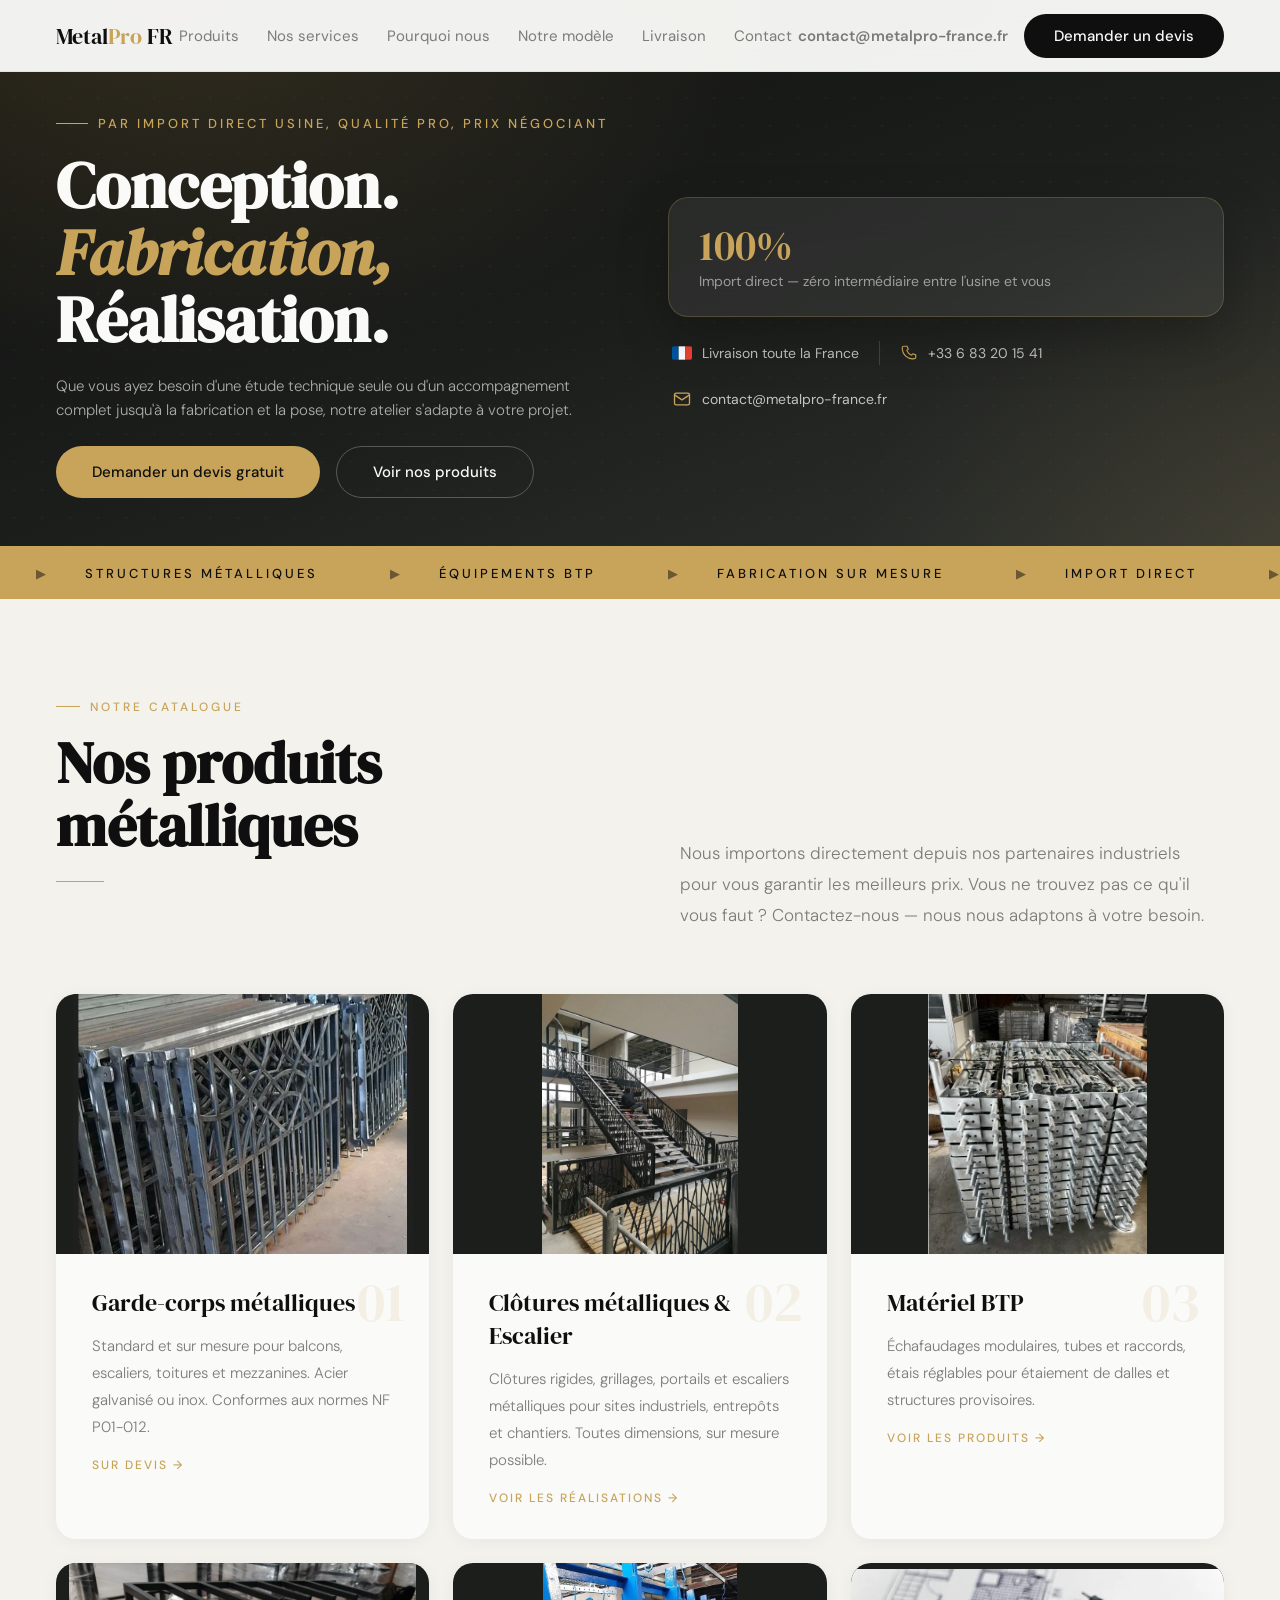
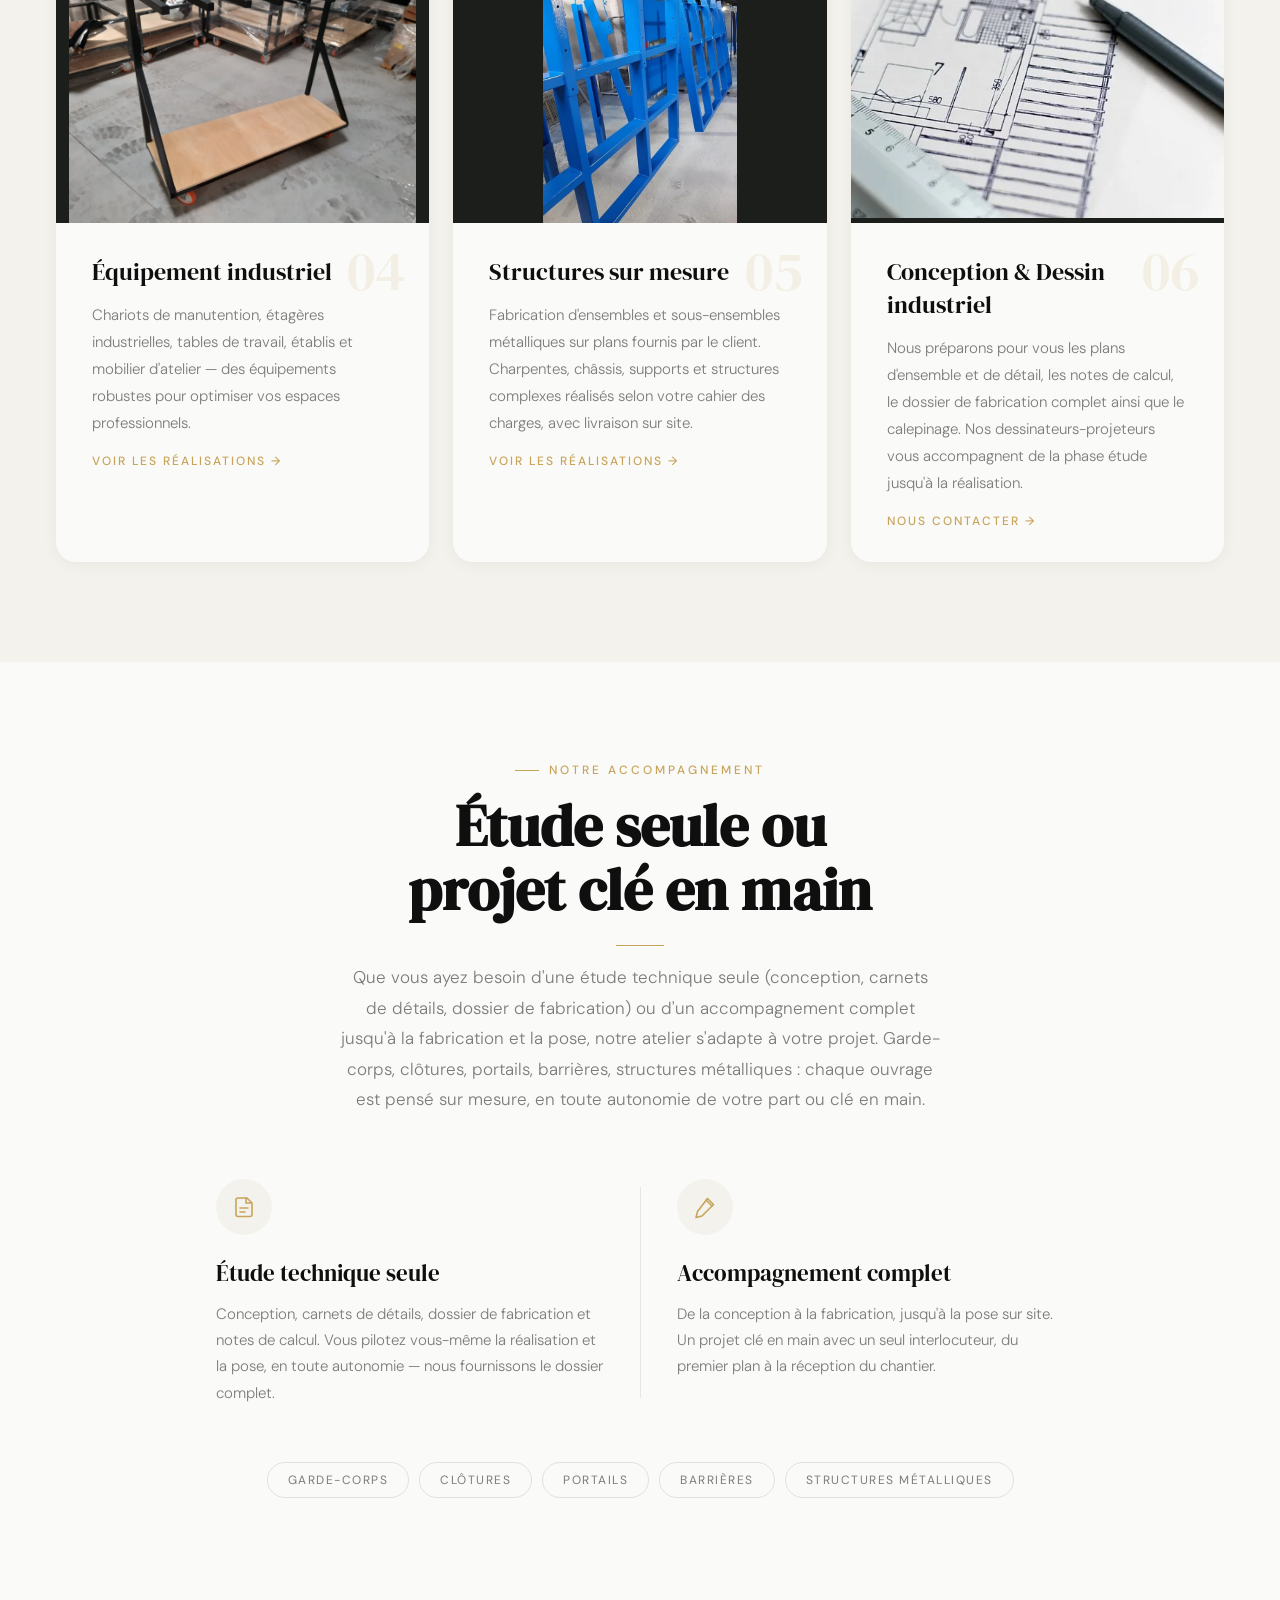
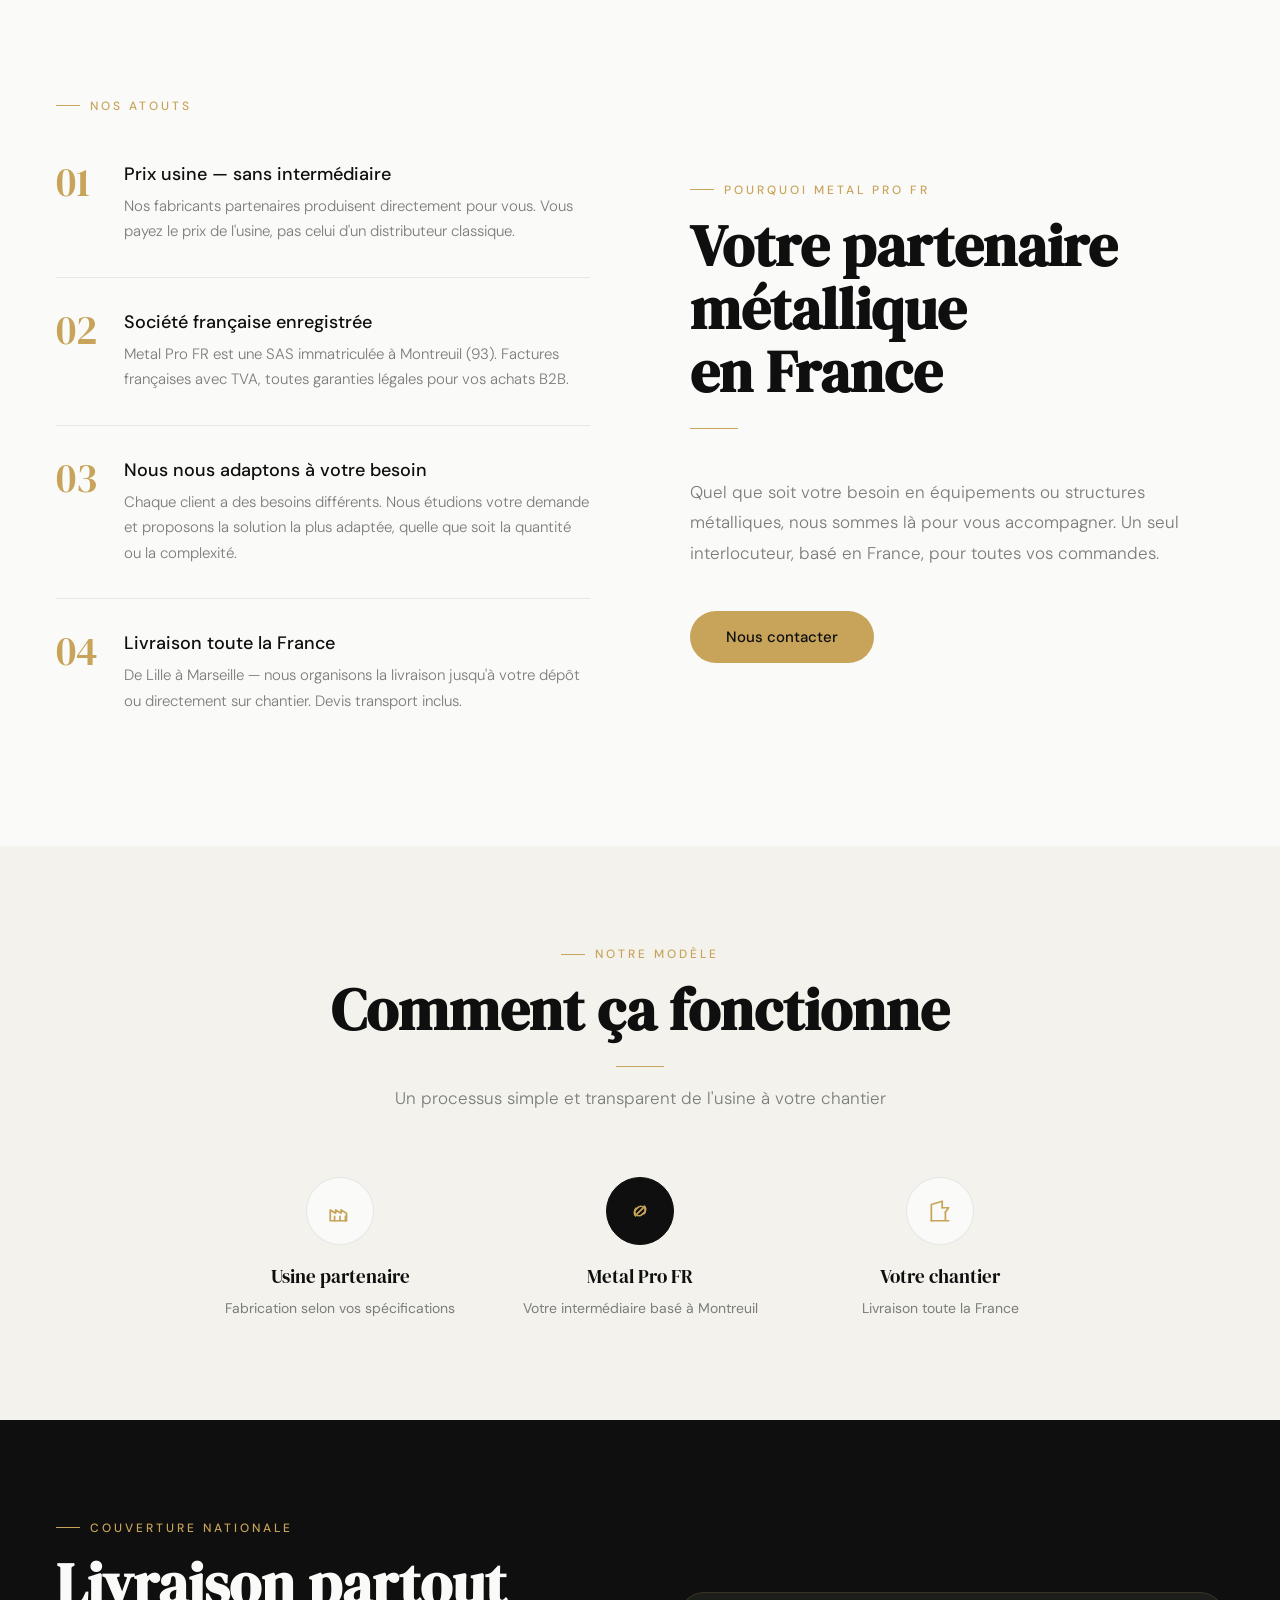
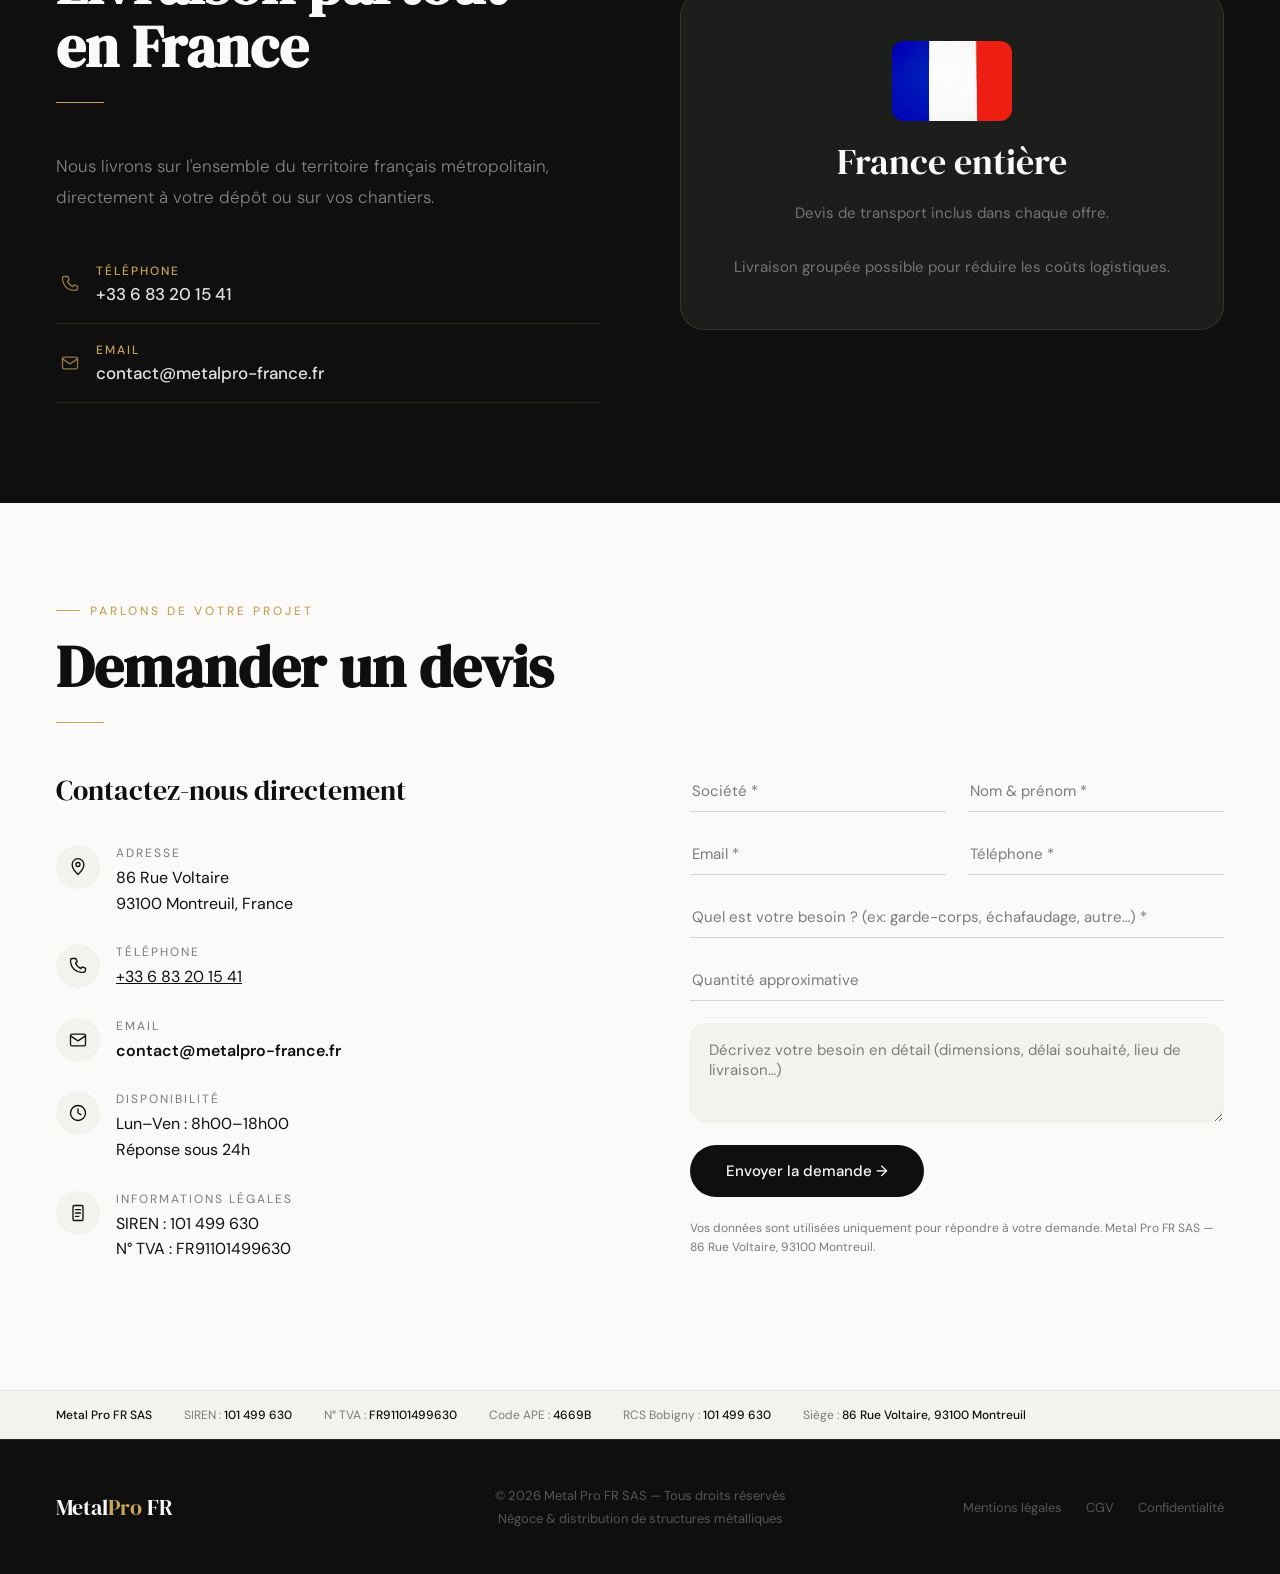
<file: index.html>
<!DOCTYPE html>
<html lang="fr">
<head>
<meta charset="UTF-8">
<!-- Google tag (gtag.js) -->
<script async src="https://www.googletagmanager.com/gtag/js?id=G-G5BXSX4BJE"></script>
<script>
  window.dataLayer = window.dataLayer || [];
  function gtag(){dataLayer.push(arguments);}
  gtag('js', new Date());
  gtag('config', 'G-G5BXSX4BJE');
</script>
<link rel="icon" type="image/svg+xml" href="[data-uri]">
<meta name="viewport" content="width=device-width, initial-scale=1.0">
<title>Metal Pro FR — Négoce & Distribution de Structures Métalliques</title>
<meta name="description" content="Import direct usine — qualité professionnelle, prix négociant. Equipements et structures métalliques pour le BTP. Livraison toute la France.">
<link rel="canonical" href="https://metalpro-france.fr/">
<meta property="og:type" content="website">
<meta property="og:site_name" content="Metal Pro FR">
<meta property="og:title" content="Metal Pro FR — Négoce & Distribution de Structures Métalliques">
<meta property="og:description" content="Import direct usine — qualité professionnelle, prix négociant. Equipements et structures métalliques pour le BTP. Livraison toute la France.">
<meta property="og:url" content="https://metalpro-france.fr/">
<meta property="og:image" content="https://metalpro-france.fr/images/structures-sur-mesure.webp">
<meta property="og:locale" content="fr_FR">
<meta name="twitter:card" content="summary_large_image">
<meta name="twitter:title" content="Metal Pro FR — Négoce & Distribution de Structures Métalliques">
<meta name="twitter:description" content="Import direct usine — qualité professionnelle, prix négociant. Equipements et structures métalliques pour le BTP.">
<meta name="twitter:image" content="https://metalpro-france.fr/images/structures-sur-mesure.webp">
<link rel="preconnect" href="https://fonts.googleapis.com">
<link rel="preconnect" href="https://fonts.gstatic.com" crossorigin>
<link href="https://fonts.googleapis.com/css2?family=DM+Serif+Display:ital@0;1&family=DM+Sans:wght@300;400;500&display=swap" rel="stylesheet">
<link rel="stylesheet" href="assets/css/common.css">
<script src="assets/js/main.js" defer></script>
<script src="assets/js/form.js" defer></script>
<script type="application/ld+json">
{
  "@context": "https://schema.org",
  "@type": "LocalBusiness",
  "name": "Metal Pro FR",
  "legalName": "Metal Pro FR SAS",
  "url": "https://metalpro-france.fr/",
  "telephone": "+33683201541",
  "email": "contact@metalpro-france.fr",
  "address": {
    "@type": "PostalAddress",
    "streetAddress": "86 Rue Voltaire",
    "postalCode": "93100",
    "addressLocality": "Montreuil",
    "addressCountry": "FR"
  },
  "areaServed": "FR",
  "vatID": "FR91101499630",
  "taxID": "101499630",
  "openingHoursSpecification": {
    "@type": "OpeningHoursSpecification",
    "dayOfWeek": ["Monday","Tuesday","Wednesday","Thursday","Friday"],
    "opens": "08:00",
    "closes": "18:00"
  }
}
</script>
<style>
/* HERO — fond foncé */
.hero{display:grid;grid-template-columns:1fr 1fr;align-items:center;padding:108px 56px 48px;gap:56px;position:relative;overflow:hidden;
  background:
    radial-gradient(ellipse 1100px 750px at 12% -15%, rgba(200,164,90,0.22), transparent 60%),
    radial-gradient(ellipse 900px 700px at 105% 105%, rgba(200,164,90,0.14), transparent 55%),
    linear-gradient(160deg, var(--noir) 0%, var(--gris-fonce) 55%, var(--gris-mid) 100%);
}
.hero::before{content:'';position:absolute;inset:0;background-image:radial-gradient(rgba(200,164,90,0.12) 1px, transparent 1px);background-size:28px 28px;opacity:0.4;pointer-events:none;z-index:0}
.hero-left{position:relative;z-index:1}
.hero-eyebrow{display:inline-flex;align-items:center;gap:10px;font-size:13px;letter-spacing:3px;text-transform:uppercase;color:var(--or);margin-bottom:20px;font-weight:500}
.hero-eyebrow::before{content:'';width:32px;height:1px;background:var(--or)}
.hero-title{font-family:'DM Serif Display',serif;font-size:clamp(40px,5vw,64px);line-height:1.05;color:var(--blanc);margin-bottom:20px}
.hero-title em{font-style:italic;color:var(--or)}
.hero-desc{font-size:15px;font-weight:300;color:rgba(250,250,248,0.65);line-height:1.6;max-width:540px;margin-bottom:24px}
.hero-actions{display:flex;gap:16px;align-items:center;flex-wrap:wrap}
.btn-dark{background:var(--or);color:var(--noir);font-family:'DM Sans',sans-serif;font-weight:500;font-size:15px;padding:16px 36px;border:none;cursor:pointer;border-radius:999px;text-decoration:none;display:inline-block;transition:background .25s var(--ease),transform .25s var(--ease),box-shadow .25s var(--ease)}
.btn-dark:hover{background:var(--or-dark);transform:translateY(-2px);box-shadow:0 14px 28px rgba(200,164,90,0.3)}
.btn-ghost{background:transparent;color:var(--blanc);font-family:'DM Sans',sans-serif;font-weight:500;font-size:15px;padding:15px 36px;border:1px solid rgba(255,255,255,0.25);cursor:pointer;border-radius:999px;transition:border-color .25s var(--ease),color .25s var(--ease),transform .25s var(--ease)}
.btn-ghost:hover{border-color:var(--or);color:var(--or);transform:translateY(-2px)}
.hero-right{position:relative;z-index:1;display:flex;flex-direction:column;gap:24px}
.hero-stat-card{background:rgba(250,250,248,0.07);border:1px solid rgba(200,164,90,0.25);padding:26px 30px;border-radius:20px;backdrop-filter:blur(20px);-webkit-backdrop-filter:blur(20px);box-shadow:0 20px 50px rgba(0,0,0,0.25)}
.hero-stat-card .num{font-family:'DM Serif Display',serif;font-size:42px;color:var(--or);line-height:1}
.hero-stat-card .label{font-size:14px;color:rgba(250,250,248,0.55);margin-top:6px}
.hero-mini-row{display:flex;align-items:center;gap:20px;padding:0 4px}
.hero-mini-item{display:flex;align-items:center;gap:10px;text-decoration:none;color:rgba(250,250,248,0.75);font-size:14px}
.hero-mini-item .icon{width:18px;height:18px;color:var(--or);flex-shrink:0}
.hero-mini-divider{width:1px;height:24px;background:rgba(200,164,90,0.25);flex-shrink:0}
a.hero-mini-item{transition:color .25s var(--ease)}
a.hero-mini-item:hover{color:var(--or)}

.hero-contact-email{display:inline-flex;align-items:center;gap:10px;text-decoration:none;color:rgba(250,250,248,0.75);font-size:14px;padding:0 4px;transition:color .25s var(--ease)}
.hero-contact-email:hover{color:var(--or)}
.hero-contact-email .icon{color:var(--or);flex-shrink:0}
.hero-contact-arrow{width:15px;height:15px;flex-shrink:0;opacity:0;transform:translateX(-4px);transition:opacity .3s var(--ease),transform .3s var(--ease)}
.hero-contact-email:hover .hero-contact-arrow{opacity:1;transform:translateX(0)}

.bandeau{background:var(--or);padding:16px 0;overflow:hidden;white-space:nowrap}
.bandeau-inner{display:inline-flex;animation:scroll 28s linear infinite}
.bandeau-item{font-size:13px;letter-spacing:3px;text-transform:uppercase;color:var(--noir);padding:0 36px;font-weight:500}
.bandeau-item span{margin-right:36px;opacity:0.5}
@keyframes scroll{0%{transform:translateX(0)}100%{transform:translateX(-50%)}}

section{padding:100px 56px}
.titre-section{font-family:'DM Serif Display',serif;font-size:clamp(36px,4.5vw,58px);line-height:1.1;color:var(--noir);margin-bottom:16px}
.sous-titre{font-size:17px;font-weight:300;color:var(--texte-muted);line-height:1.8;max-width:540px}

.produits{background:var(--gris-clair)}
.produits-header{display:grid;grid-template-columns:1fr 1fr;gap:80px;align-items:end;margin-bottom:64px}
.produits-grid{display:grid;grid-template-columns:repeat(3,1fr);gap:24px}
.produit-card{background:var(--blanc);padding:0;position:relative;cursor:pointer;transition:transform .4s var(--ease),box-shadow .4s var(--ease);overflow:hidden;border-radius:20px;box-shadow:0 2px 16px rgba(0,0,0,0.05)}
.produit-card:hover{transform:translateY(-6px);box-shadow:0 28px 48px rgba(0,0,0,0.12)}
.produit-card img{transition:transform .5s var(--ease)}
.produit-card:hover img{transform:scale(1.04)}
.produit-num{font-family:'DM Serif Display',serif;font-size:56px;color:rgba(200,164,90,0.12);position:absolute;top:20px;right:24px;line-height:1}
.produit-icon{font-size:32px;margin-bottom:20px}
.produit-titre{font-family:'DM Serif Display',serif;font-size:24px;color:var(--noir);margin-bottom:14px}
.produit-desc{font-size:15px;color:var(--texte-muted);line-height:1.8;font-weight:300}
.produit-tag{display:inline-block;margin-top:16px;font-size:12px;letter-spacing:2px;text-transform:uppercase;color:var(--or);font-weight:500;transition:transform .3s var(--ease)}
.produit-card:hover .produit-tag{transform:translateX(5px)}

.services-header{max-width:640px;margin:0 auto;text-align:center}
.services-grid{display:grid;grid-template-columns:1fr auto 1fr;gap:0;max-width:920px;margin:64px auto 0;align-items:start}
.service-card{padding:0 36px;text-align:left}
.service-icon{width:56px;height:56px;border-radius:50%;background:var(--gris-clair);display:flex;align-items:center;justify-content:center;color:var(--or);margin-bottom:22px;transition:transform .3s var(--ease)}
.service-icon .icon{width:24px;height:24px}
.service-card:hover .service-icon{transform:translateY(-4px)}
.service-titre{font-family:'DM Serif Display',serif;font-size:23px;color:var(--noir);margin-bottom:12px}
.service-desc{font-size:15px;color:var(--texte-muted);line-height:1.75;font-weight:300}
.service-divider{width:1px;background:rgba(0,0,0,0.08);align-self:stretch;margin:8px 0}
.services-tags{display:flex;flex-wrap:wrap;justify-content:center;gap:10px;margin:56px auto 0;max-width:760px}
.services-tags span{font-size:12px;letter-spacing:1.5px;text-transform:uppercase;color:var(--texte-muted);border:1px solid rgba(0,0,0,0.1);border-radius:999px;padding:9px 20px;transition:border-color .3s var(--ease),color .3s var(--ease)}
.services-tags span:hover{border-color:var(--or);color:var(--or)}

.pourquoi-inner{display:grid;grid-template-columns:1fr 1fr;gap:100px;align-items:center}
.avantages{display:flex;flex-direction:column}
.avantage{display:flex;gap:24px;padding:32px 0;border-bottom:1px solid rgba(0,0,0,0.07);transition:padding-left .3s var(--ease)}
.avantage:hover{padding-left:10px}
.avantage:last-child{border-bottom:none}
.avantage-num{font-family:'DM Serif Display',serif;font-size:40px;color:var(--or);line-height:1;min-width:44px}
.avantage-titre{font-size:18px;font-weight:500;color:var(--noir);margin-bottom:8px}
.avantage-desc{font-size:15px;color:var(--texte-muted);line-height:1.7;font-weight:300}

.schema{background:var(--gris-clair)}
.schema-inner{max-width:900px;margin:0 auto;text-align:center}
.schema-flow{display:grid;grid-template-columns:1fr auto 1fr auto 1fr;align-items:start;gap:0;margin-top:64px}
.schema-box{text-align:center;padding:0 16px}
.schema-icon{width:68px;height:68px;border-radius:50%;background:var(--blanc);border:1px solid rgba(0,0,0,0.08);display:flex;align-items:center;justify-content:center;margin:0 auto 18px;color:var(--or);transition:transform .3s var(--ease),box-shadow .3s var(--ease)}
.schema-box:hover .schema-icon{transform:translateY(-4px);box-shadow:0 14px 28px rgba(0,0,0,0.1)}
.schema-icon .icon{width:26px;height:26px}
.schema-box.accent .schema-icon{background:var(--noir);border-color:var(--noir)}
.schema-titre{font-family:'DM Serif Display',serif;font-size:19px;color:var(--noir);margin-bottom:8px}
.schema-sous{font-size:14px;color:var(--texte-muted);line-height:1.6}
.schema-arrow{align-self:center;width:100%;height:1px;background:linear-gradient(90deg, rgba(200,164,90,0.5), rgba(200,164,90,0.15));margin-top:34px}

.zones{background:var(--noir)}
.zones .eyebrow{color:var(--or)}
.zones .eyebrow::before{background:var(--or)}
.zones .titre-section{color:var(--blanc)}
.zones .sous-titre{color:rgba(250,250,248,0.5)}
.zones .divider{background:var(--or)}
.zones-inner{display:grid;grid-template-columns:1fr 1fr;gap:80px;align-items:center}
.zone-item{display:flex;align-items:center;gap:16px;padding:18px 4px;border-bottom:1px solid rgba(200,164,90,0.15);transition:gap .3s var(--ease)}
.zone-item:hover{gap:20px}
.zone-item:hover .icon{color:var(--or)}
.zone-item .icon{width:20px;height:20px;color:rgba(200,164,90,0.7);flex-shrink:0;transition:color .3s var(--ease)}
.zone-item-label{font-size:12px;letter-spacing:2px;text-transform:uppercase;color:var(--or);margin-bottom:4px;font-weight:500}
.zone-item-value{font-size:17px;color:rgba(250,250,248,0.9);font-weight:500}
.zone-item-value a{color:inherit;text-decoration:none}
.zone-item-value a:hover{color:var(--or)}
.zone-carte{background:var(--gris-fonce);border:1px solid rgba(200,164,90,0.15);padding:48px 40px;border-radius:24px;text-align:center}
.zone-carte-titre{font-family:'DM Serif Display',serif;font-size:36px;color:var(--blanc);margin-bottom:14px}
.zone-carte-sous{font-size:15px;color:rgba(250,250,248,0.4);line-height:1.8}
.france-icon{font-size:80px;margin-bottom:20px}

.contact-inner{display:grid;grid-template-columns:1fr 1fr;gap:100px}
.contact-info-titre{font-family:'DM Serif Display',serif;font-size:28px;color:var(--noir);margin-bottom:36px}
.info-item{display:flex;gap:16px;margin-bottom:28px;align-items:flex-start}
.info-icon{width:44px;height:44px;background:var(--gris-clair);border-radius:50%;display:flex;align-items:center;justify-content:center;font-size:16px;flex-shrink:0}
.info-label{font-size:12px;letter-spacing:2px;text-transform:uppercase;color:var(--texte-muted);margin-bottom:4px}
.info-valeur{font-size:16px;color:var(--noir);line-height:1.6}
.contact-form{display:flex;flex-direction:column;gap:22px}
.form-row{display:grid;grid-template-columns:1fr 1fr;gap:22px}
.f-input{background:transparent;border:none;border-bottom:1.5px solid rgba(0,0,0,0.15);padding:10px 2px;color:var(--noir);font-family:'DM Sans',sans-serif;font-size:15px;outline:none;transition:border-color .25s var(--ease);width:100%;border-radius:0}
.f-input::placeholder{color:var(--texte-muted)}
.f-input:focus{border-color:var(--or)}
textarea.f-input{resize:vertical;min-height:100px;background:var(--gris-clair);border:1.5px solid transparent;border-radius:16px;padding:16px 18px}
textarea.f-input:focus{border-color:var(--or)}
.legal{font-size:12px;color:var(--texte-muted);line-height:1.6}
.merci{display:none;background:#e8f5e9;border:1px solid #a5d6a7;padding:24px;border-radius:16px;color:#2e7d32;font-size:16px;text-align:center}

.siren-band{background:var(--gris-clair);padding:16px 56px;display:flex;gap:32px;flex-wrap:wrap;border-top:1px solid rgba(0,0,0,0.06)}
.siren-item{font-size:12px;color:var(--texte-muted)}
.siren-item strong{color:var(--noir);font-weight:500}

footer{background:var(--noir);padding:44px 56px;display:grid;grid-template-columns:1fr auto 1fr;align-items:center;gap:32px;border-top:1px solid rgba(200,164,90,0.15)}
.footer-logo{font-family:'DM Serif Display',serif;font-size:22px;color:var(--blanc)}
.footer-logo span{color:var(--or)}
.footer-infos{text-align:center;font-size:13px;color:rgba(250,250,248,0.3);line-height:1.8}
.footer-links{display:flex;gap:24px;justify-content:flex-end}
.footer-links a{font-size:13px;color:rgba(250,250,248,0.3);text-decoration:none;transition:color .2s}
.footer-links a:hover{color:var(--or)}

@media (max-width: 900px){
  section{padding:64px 24px}
  .hero{padding:110px 24px 56px}
  .produits-grid{grid-template-columns:repeat(2,1fr)}
  .produits-header{grid-template-columns:1fr;gap:24px;align-items:start}
  .services-grid{grid-template-columns:1fr;gap:32px;margin-top:40px}
  .service-card{padding:0}
  .service-divider{display:none}
  .pourquoi-inner{grid-template-columns:1fr;gap:48px}
  .schema-flow{grid-template-columns:1fr;gap:4px}
  .schema-arrow{width:1px;height:28px;margin:0 auto;background:linear-gradient(180deg, rgba(200,164,90,0.5), rgba(200,164,90,0.15))}
  .zones-inner{grid-template-columns:1fr;gap:48px}
  .contact-inner{grid-template-columns:1fr;gap:48px}
  footer{grid-template-columns:1fr;text-align:center;gap:16px}
  .footer-links{justify-content:center}
  .siren-band{padding:16px 24px}
}
@media (max-width: 600px){
  .hero{grid-template-columns:1fr;padding:100px 20px 40px}
  .hero-title{font-size:clamp(36px,9vw,48px)}
  .hero-mini-row{flex-wrap:wrap;gap:14px}
  .hero-mini-divider{display:none}
  .produits-grid{grid-template-columns:1fr}
  .zones-list{grid-template-columns:1fr}
  .form-row{grid-template-columns:1fr}
  section{padding:48px 18px}
}
</style>
</head>
<body>

<a href="#accueil" class="skip-link">Aller au contenu</a>

<nav>
  <div class="logo">Metal<span>Pro</span> FR</div>
  <ul class="nav-links" id="nav-links">
    <li><a href="#produits">Produits</a></li>
    <li><a href="#services">Nos services</a></li>
    <li><a href="#pourquoi">Pourquoi nous</a></li>
    <li><a href="#import">Notre modèle</a></li>
    <li><a href="#zones">Livraison</a></li>
    <li><a href="#contact">Contact</a></li>
  </ul>
  <div class="nav-right">
    <a href="mailto:contact@metalpro-france.fr" class="nav-email">contact@metalpro-france.fr</a>
    <button class="nav-cta" onclick="document.getElementById('contact').scrollIntoView({behavior:'smooth'})">Demander un devis</button>
    <button class="menu-toggle" id="menu-toggle" type="button" aria-expanded="false" aria-controls="nav-links" aria-label="Ouvrir le menu">
      <span></span><span></span><span></span>
    </button>
  </div>
</nav>

<section class="hero" id="accueil">
  <div class="hero-left">
    <div class="hero-eyebrow">par Import direct usine, qualité pro, prix négociant</div>
    <h1 class="hero-title">Conception.<br><em>Fabrication,</em><br>Réalisation.</h1>
    <p class="hero-desc">Que vous ayez besoin d'une étude technique seule ou d'un accompagnement complet jusqu'à la fabrication et la pose, notre atelier s'adapte à votre projet.</p>
    <div class="hero-actions">
      <a href="#contact" class="btn-dark">Demander un devis gratuit</a>
      <button class="btn-ghost" onclick="document.getElementById('produits').scrollIntoView({behavior:'smooth'})">Voir nos produits</button>
    </div>
  </div>
  <div class="hero-right">
    <div class="hero-stat-card">
      <div class="num">100%</div>
      <div class="label">Import direct — zéro intermédiaire entre l'usine et vous</div>
    </div>
    <div class="hero-mini-row">
      <div class="hero-mini-item">
        <svg width="20" height="14" viewBox="0 0 3 2" style="border-radius:2px;flex-shrink:0;"><rect width="1" height="2" fill="#0055A4"/><rect x="1" width="1" height="2" fill="#fff"/><rect x="2" width="1" height="2" fill="#EF4135"/></svg>
        <span>Livraison toute la France</span>
      </div>
      <div class="hero-mini-divider"></div>
      <a href="tel:+33683201541" class="hero-mini-item">
        <svg class="icon" viewBox="0 0 24 24" fill="none" stroke="currentColor" stroke-width="1.6" stroke-linecap="round" stroke-linejoin="round"><path d="M6.5 3h3l1.5 4-2 1.5a11 11 0 0 0 6.5 6.5l1.5-2 4 1.5v3a2 2 0 0 1-2 2C10 21 3 14 3 5a2 2 0 0 1 2-2z"/></svg>
        <span>+33 6 83 20 15 41</span>
      </a>
    </div>
    <a href="mailto:contact@metalpro-france.fr" class="hero-contact-email">
      <svg class="icon" viewBox="0 0 24 24" fill="none" stroke="currentColor" stroke-width="1.6" stroke-linecap="round" stroke-linejoin="round"><rect x="3" y="5" width="18" height="14" rx="2"/><path d="M3 7l9 6 9-6"/></svg>
      <span>contact@metalpro-france.fr</span>
      <svg class="icon hero-contact-arrow" viewBox="0 0 24 24" fill="none" stroke="currentColor" stroke-width="2" stroke-linecap="round" stroke-linejoin="round"><path d="M5 12h14M13 6l6 6-6 6"/></svg>
    </a>
  </div>
</section>

<div class="bandeau">
  <div class="bandeau-inner">
    <span class="bandeau-item"><span>▶</span>Structures métalliques</span>
    <span class="bandeau-item"><span>▶</span>Équipements BTP</span>
    <span class="bandeau-item"><span>▶</span>Fabrication sur mesure</span>
    <span class="bandeau-item"><span>▶</span>Import direct</span>
    <span class="bandeau-item"><span>▶</span>Prix compétitifs</span>
    <span class="bandeau-item"><span>▶</span>Livraison France</span>
    <span class="bandeau-item"><span>▶</span>Devis gratuit</span>
    <span class="bandeau-item"><span>▶</span>Structures métalliques</span>
    <span class="bandeau-item"><span>▶</span>Équipements BTP</span>
    <span class="bandeau-item"><span>▶</span>Fabrication sur mesure</span>
    <span class="bandeau-item"><span>▶</span>Import direct</span>
    <span class="bandeau-item"><span>▶</span>Prix compétitifs</span>
    <span class="bandeau-item"><span>▶</span>Livraison France</span>
    <span class="bandeau-item"><span>▶</span>Devis gratuit</span>
  </div>
</div>

<section class="produits" id="produits">
  <div class="produits-header reveal">
    <div>
      <div class="eyebrow">Notre catalogue</div>
      <h2 class="titre-section">Nos produits métalliques</h2>
      <div class="divider"></div>
    </div>
    <p class="sous-titre">Nous importons directement depuis nos partenaires industriels pour vous garantir les meilleurs prix. Vous ne trouvez pas ce qu'il vous faut ? Contactez-nous — nous nous adaptons à votre besoin.</p>
  </div>
  <div class="produits-grid">
    <div class="produit-card reveal" onclick="document.getElementById('contact').scrollIntoView({behavior:'smooth'})">
      <img src="images/garde-corps-metalliques.webp" width="502" height="384" loading="lazy" alt="Garde-corps métalliques" style="width:100%;height:260px;object-fit:contain;display:block;background:#1c1e1c;">
      <div style="padding:32px 36px;position:relative;">
        <div class="produit-num">01</div>
        <div class="produit-titre">Garde-corps métalliques</div>
        <p class="produit-desc">Standard et sur mesure pour balcons, escaliers, toitures et mezzanines. Acier galvanisé ou inox. Conformes aux normes NF P01-012.</p>
        <div class="produit-tag">Sur devis →</div>
      </div>
    </div>
    <div class="produit-card reveal reveal-d1" onclick="window.location.href='clotures-metalliques-escaliers.html'" style="cursor:pointer;">
      <img src="images/clotures-metalliques-escalier-1.webp" width="1000" height="1332" loading="lazy" alt="Clôtures métalliques & Escalier" style="width:100%;height:260px;object-fit:contain;display:block;background:#1c1e1c;">
      <div style="padding:32px 36px;position:relative;">
        <div class="produit-num">02</div>
        <a href="clotures-metalliques-escaliers.html" style="text-decoration:none;color:inherit;">
          <div class="produit-titre">Clôtures métalliques &amp; Escalier</div>
        </a>
        <p class="produit-desc">Clôtures rigides, grillages, portails et escaliers métalliques pour sites industriels, entrepôts et chantiers. Toutes dimensions, sur mesure possible.</p>
        <a href="clotures-metalliques-escaliers.html" class="produit-tag" style="text-decoration:none;">Voir les réalisations →</a>
      </div>
    </div>
    <div class="produit-card reveal reveal-d2" onclick="window.location.href='materiel-btp.html'" style="cursor:pointer;">
      <img src="images/materiel-btp.webp" width="491" height="584" loading="lazy" alt="Matériel BTP" style="width:100%;height:260px;object-fit:contain;display:block;background:#1c1e1c;">
      <div style="padding:32px 36px;position:relative;">
        <div class="produit-num">03</div>
        <a href="materiel-btp.html" style="text-decoration:none;color:inherit;">
          <div class="produit-titre">Matériel BTP</div>
        </a>
        <p class="produit-desc">Échafaudages modulaires, tubes et raccords, étais réglables pour étaiement de dalles et structures provisoires.</p>
        <a href="materiel-btp.html" class="produit-tag" style="text-decoration:none;">Voir les produits →</a>
      </div>
    </div>
    <div class="produit-card reveal" onclick="window.location.href='equipement-industriel.html'" style="cursor:pointer;">
      <img src="images/equipement-industriel.webp" width="1600" height="1200" loading="lazy" alt="Équipement industriel" style="width:100%;height:260px;object-fit:contain;display:block;background:#1c1e1c;">
      <div style="padding:32px 36px;position:relative;">
        <div class="produit-num">04</div>
        <a href="equipement-industriel.html" style="text-decoration:none;color:inherit;">
          <div class="produit-titre">Équipement industriel</div>
        </a>
        <p class="produit-desc">Chariots de manutention, étagères industrielles, tables de travail, établis et mobilier d'atelier — des équipements robustes pour optimiser vos espaces professionnels.</p>
        <a href="equipement-industriel.html" class="produit-tag" style="text-decoration:none;">Voir les réalisations →</a>
      </div>
    </div>
    <div class="produit-card reveal reveal-d1" onclick="window.location.href='structures-sur-mesure.html'" style="cursor:pointer;">
      <img src="images/structures-sur-mesure.webp" width="560" height="750" loading="lazy" alt="Structures sur mesure" style="width:100%;height:260px;object-fit:contain;display:block;background:#1c1e1c;">
      <div style="padding:32px 36px;position:relative;">
        <div class="produit-num">05</div>
        <a href="structures-sur-mesure.html" style="text-decoration:none;color:inherit;">
          <div class="produit-titre" style="transition:color .2s;">Structures sur mesure</div>
        </a>
        <p class="produit-desc">Fabrication d'ensembles et sous-ensembles métalliques sur plans fournis par le client. Charpentes, châssis, supports et structures complexes réalisés selon votre cahier des charges, avec livraison sur site.</p>
        <a href="structures-sur-mesure.html" class="produit-tag" style="text-decoration:none;">Voir les réalisations →</a>
      </div>
    </div>
    <div class="produit-card reveal reveal-d2" onclick="document.getElementById('contact').scrollIntoView({behavior:'smooth'})">
      <img src="images/conception-et-dessin-industriel.webp" width="510" height="340" loading="lazy" alt="Conception et dessin industriel" style="width:100%;height:260px;object-fit:contain;display:block;background:#1c1e1c;">
      <div style="padding:32px 36px;position:relative;">
        <div class="produit-num">06</div>
        <div class="produit-titre">Conception &amp; Dessin industriel</div>
        <p class="produit-desc">Nous préparons pour vous les plans d'ensemble et de détail, les notes de calcul, le dossier de fabrication complet ainsi que le calepinage. Nos dessinateurs-projeteurs vous accompagnent de la phase étude jusqu'à la réalisation.</p>
        <div class="produit-tag">Nous contacter →</div>
      </div>
    </div>
  </div>
</section>

<section id="services">
  <div class="services-header reveal">
    <div class="eyebrow" style="justify-content:center">Notre accompagnement</div>
    <h2 class="titre-section">Étude seule ou<br>projet clé en main</h2>
    <div class="divider" style="margin:24px auto 0"></div>
    <p class="sous-titre" style="margin:16px auto 0;max-width:600px">Que vous ayez besoin d'une étude technique seule (conception, carnets de détails, dossier de fabrication) ou d'un accompagnement complet jusqu'à la fabrication et la pose, notre atelier s'adapte à votre projet. Garde-corps, clôtures, portails, barrières, structures métalliques : chaque ouvrage est pensé sur mesure, en toute autonomie de votre part ou clé en main.</p>
  </div>
  <div class="services-grid">
    <div class="service-card reveal">
      <div class="service-icon"><svg class="icon" viewBox="0 0 24 24" fill="none" stroke="currentColor" stroke-width="1.6" stroke-linecap="round" stroke-linejoin="round"><path d="M4 19.5V5a2 2 0 0 1 2-2h9l5 5v11.5a2 2 0 0 1-2 2H6a2 2 0 0 1-2-2z"/><path d="M14 3v5h5M8 13h8M8 17h5"/></svg></div>
      <div class="service-titre">Étude technique seule</div>
      <p class="service-desc">Conception, carnets de détails, dossier de fabrication et notes de calcul. Vous pilotez vous-même la réalisation et la pose, en toute autonomie — nous fournissons le dossier complet.</p>
    </div>
    <div class="service-divider reveal reveal-d1"></div>
    <div class="service-card reveal reveal-d2">
      <div class="service-icon"><svg class="icon" viewBox="0 0 24 24" fill="none" stroke="currentColor" stroke-width="1.6" stroke-linecap="round" stroke-linejoin="round"><path d="M14.5 3.5l6 6L9 21l-6 1.5L4.5 16.5z"/><path d="M13 5l6 6"/></svg></div>
      <div class="service-titre">Accompagnement complet</div>
      <p class="service-desc">De la conception à la fabrication, jusqu'à la pose sur site. Un projet clé en main avec un seul interlocuteur, du premier plan à la réception du chantier.</p>
    </div>
  </div>
  <div class="services-tags reveal reveal-d3">
    <span>Garde-corps</span>
    <span>Clôtures</span>
    <span>Portails</span>
    <span>Barrières</span>
    <span>Structures métalliques</span>
  </div>
</section>

<section id="pourquoi">
  <div class="pourquoi-inner">
    <div class="avantages reveal">
      <div class="eyebrow">Nos atouts</div>
      <div class="avantage">
        <div class="avantage-num">01</div>
        <div>
          <div class="avantage-titre">Prix usine — sans intermédiaire</div>
          <p class="avantage-desc">Nos fabricants partenaires produisent directement pour vous. Vous payez le prix de l'usine, pas celui d'un distributeur classique.</p>
        </div>
      </div>
      <div class="avantage">
        <div class="avantage-num">02</div>
        <div>
          <div class="avantage-titre">Société française enregistrée</div>
          <p class="avantage-desc">Metal Pro FR est une SAS immatriculée à Montreuil (93). Factures françaises avec TVA, toutes garanties légales pour vos achats B2B.</p>
        </div>
      </div>
      <div class="avantage">
        <div class="avantage-num">03</div>
        <div>
          <div class="avantage-titre">Nous nous adaptons à votre besoin</div>
          <p class="avantage-desc">Chaque client a des besoins différents. Nous étudions votre demande et proposons la solution la plus adaptée, quelle que soit la quantité ou la complexité.</p>
        </div>
      </div>
      <div class="avantage">
        <div class="avantage-num">04</div>
        <div>
          <div class="avantage-titre">Livraison toute la France</div>
          <p class="avantage-desc">De Lille à Marseille — nous organisons la livraison jusqu'à votre dépôt ou directement sur chantier. Devis transport inclus.</p>
        </div>
      </div>
    </div>
    <div class="reveal reveal-d1">
      <div class="eyebrow">Pourquoi Metal Pro FR</div>
      <h2 class="titre-section">Votre partenaire<br>métallique<br>en France</h2>
      <div class="divider"></div>
      <p class="sous-titre">Quel que soit votre besoin en équipements ou structures métalliques, nous sommes là pour vous accompagner. Un seul interlocuteur, basé en France, pour toutes vos commandes.</p>
      <br><br>
      <button class="btn-dark" onclick="document.getElementById('contact').scrollIntoView({behavior:'smooth'})">Nous contacter</button>
    </div>
  </div>
</section>

<section class="schema" id="import">
  <div class="schema-inner">
    <div class="eyebrow" style="justify-content:center">Notre modèle</div>
    <h2 class="titre-section">Comment ça fonctionne</h2>
    <div class="divider" style="margin:24px auto 0"></div>
    <p class="sous-titre" style="margin:16px auto 0">Un processus simple et transparent de l'usine à votre chantier</p>
    <div class="schema-flow">
      <div class="schema-box reveal">
        <div class="schema-icon"><svg class="icon" viewBox="0 0 24 24" fill="none" stroke="currentColor" stroke-width="1.6" stroke-linecap="round" stroke-linejoin="round"><path d="M3 21V11l5 3v-3l5 3v-3l5 3v7H3z"/><path d="M7 21v-4M12 21v-4M17 21v-4"/></svg></div>
        <div class="schema-titre">Usine partenaire</div>
        <p class="schema-sous">Fabrication selon vos spécifications</p>
      </div>
      <div class="schema-arrow reveal reveal-d1"></div>
      <div class="schema-box accent reveal reveal-d2">
        <div class="schema-icon"><svg class="icon" viewBox="0 0 24 24" fill="none" stroke="currentColor" stroke-width="1.6" stroke-linecap="round" stroke-linejoin="round"><path d="M9.5 14.5l5-5"/><path d="M8 16.5a4 4 0 0 1 0-5.7l2-2a4 4 0 0 1 5.7 5.7"/><path d="M16 7.5a4 4 0 0 1 0 5.7l-2 2a4 4 0 0 1-5.7-5.7"/></svg></div>
        <div class="schema-titre">Metal Pro FR</div>
        <p class="schema-sous">Votre intermédiaire basé à Montreuil</p>
      </div>
      <div class="schema-arrow reveal reveal-d3"></div>
      <div class="schema-box reveal reveal-d4">
        <div class="schema-icon"><svg class="icon" viewBox="0 0 24 24" fill="none" stroke="currentColor" stroke-width="1.6" stroke-linecap="round" stroke-linejoin="round"><path d="M4 21V6l10-3v6"/><path d="M14 9h6l-3 4"/><path d="M17 13v8M4 21h16"/></svg></div>
        <div class="schema-titre">Votre chantier</div>
        <p class="schema-sous">Livraison toute la France</p>
      </div>
    </div>
  </div>
</section>

<section class="zones" id="zones">
  <div class="zones-inner">
    <div class="reveal">
      <div class="eyebrow">Couverture nationale</div>
      <h2 class="titre-section">Livraison partout<br>en France</h2>
      <div class="divider"></div>
      <p class="sous-titre">Nous livrons sur l'ensemble du territoire français métropolitain, directement à votre dépôt ou sur vos chantiers.</p>
      <div style="margin-top:32px;">
        <div class="zone-item">
          <svg class="icon" viewBox="0 0 24 24" fill="none" stroke="currentColor" stroke-width="1.6" stroke-linecap="round" stroke-linejoin="round"><path d="M6.5 3h3l1.5 4-2 1.5a11 11 0 0 0 6.5 6.5l1.5-2 4 1.5v3a2 2 0 0 1-2 2C10 21 3 14 3 5a2 2 0 0 1 2-2z"/></svg>
          <div>
            <div class="zone-item-label">Téléphone</div>
            <div class="zone-item-value"><a href="tel:+33683201541">+33 6 83 20 15 41</a></div>
          </div>
        </div>
        <div class="zone-item">
          <svg class="icon" viewBox="0 0 24 24" fill="none" stroke="currentColor" stroke-width="1.6" stroke-linecap="round" stroke-linejoin="round"><rect x="3" y="5" width="18" height="14" rx="2"/><path d="M3 7l9 6 9-6"/></svg>
          <div>
            <div class="zone-item-label">Email</div>
            <div class="zone-item-value"><a href="mailto:contact@metalpro-france.fr">contact@metalpro-france.fr</a></div>
          </div>
        </div>
      </div>
    </div>
    <div class="zone-carte reveal reveal-d1">
      <img src="images/drapeau-france.webp" width="367" height="224" loading="lazy" alt="Drapeau France" style="width:120px;height:80px;object-fit:cover;border-radius:12px;margin-bottom:16px;display:block;margin-left:auto;margin-right:auto;">
      <div class="zone-carte-titre">France entière</div>
      <p class="zone-carte-sous">Devis de transport inclus dans chaque offre.<br><br>Livraison groupée possible pour réduire les coûts logistiques.</p>
    </div>
  </div>
</section>

<section id="contact">
  <div class="eyebrow">Parlons de votre projet</div>
  <h2 class="titre-section">Demander un devis</h2>
  <div class="divider"></div>
  <div class="contact-inner">
    <div class="reveal">
      <div class="contact-info-titre">Contactez-nous directement</div>
      <div class="info-item">
        <div class="info-icon"><svg class="icon" viewBox="0 0 24 24" fill="none" stroke="currentColor" stroke-width="1.6" stroke-linecap="round" stroke-linejoin="round"><path d="M12 21s7-6.4 7-12a7 7 0 1 0-14 0c0 5.6 7 12 7 12z"/><circle cx="12" cy="9" r="2.4"/></svg></div>
        <div>
          <div class="info-label">Adresse</div>
          <div class="info-valeur">86 Rue Voltaire<br>93100 Montreuil, France</div>
        </div>
      </div>
      <div class="info-item">
        <div class="info-icon"><svg class="icon" viewBox="0 0 24 24" fill="none" stroke="currentColor" stroke-width="1.6" stroke-linecap="round" stroke-linejoin="round"><path d="M6.5 3h3l1.5 4-2 1.5a11 11 0 0 0 6.5 6.5l1.5-2 4 1.5v3a2 2 0 0 1-2 2C10 21 3 14 3 5a2 2 0 0 1 2-2z"/></svg></div>
        <div>
          <div class="info-label">Téléphone</div>
          <div class="info-valeur"><a href="tel:+33683201541" style="color:inherit;">+33 6 83 20 15 41</a></div>
        </div>
      </div>
      <div class="info-item">
        <div class="info-icon"><svg class="icon" viewBox="0 0 24 24" fill="none" stroke="currentColor" stroke-width="1.6" stroke-linecap="round" stroke-linejoin="round"><rect x="3" y="5" width="18" height="14" rx="2"/><path d="M3 7l9 6 9-6"/></svg></div>
        <div>
          <div class="info-label">Email</div>
          <div class="info-valeur"><a href="mailto:contact@metalpro-france.fr" style="color:inherit;font-weight:600;text-decoration:none;">contact@metalpro-france.fr</a></div>
        </div>
      </div>
      <div class="info-item">
        <div class="info-icon"><svg class="icon" viewBox="0 0 24 24" fill="none" stroke="currentColor" stroke-width="1.6" stroke-linecap="round" stroke-linejoin="round"><circle cx="12" cy="12" r="9"/><path d="M12 7v5l3.5 2"/></svg></div>
        <div>
          <div class="info-label">Disponibilité</div>
          <div class="info-valeur">Lun–Ven : 8h00–18h00<br>Réponse sous 24h</div>
        </div>
      </div>
      <div class="info-item">
        <div class="info-icon"><svg class="icon" viewBox="0 0 24 24" fill="none" stroke="currentColor" stroke-width="1.6" stroke-linecap="round" stroke-linejoin="round"><rect x="6" y="3" width="12" height="18" rx="1.5"/><path d="M9 8h6M9 12h6M9 16h4"/></svg></div>
        <div>
          <div class="info-label">Informations légales</div>
          <div class="info-valeur">SIREN : 101 499 630<br>N° TVA : FR91101499630</div>
        </div>
      </div>
    </div>
    <div class="reveal reveal-d1">
      <div id="merci" class="merci" role="status">
        <svg class="icon" style="color:#2e7d32;vertical-align:-4px;margin-right:6px;" viewBox="0 0 24 24" fill="none" stroke="currentColor" stroke-width="2" stroke-linecap="round" stroke-linejoin="round"><path d="M5 13l4 4L19 7"/></svg>
        Votre demande a bien été envoyée ! Nous vous répondons sous 24h.
      </div>
      <div id="erreur" class="merci" style="background:#fdecea;border-color:#f5c6cb;color:#a12622;" role="alert"></div>
      <form class="contact-form" id="devis-form" action="https://formspree.io/f/mdawlwzd" method="POST">
        <div class="form-row">
          <div>
            <label class="sr-only" for="f-societe">Société</label>
            <input class="f-input" id="f-societe" type="text" name="societe" placeholder="Société *" required>
          </div>
          <div>
            <label class="sr-only" for="f-nom">Nom &amp; prénom</label>
            <input class="f-input" id="f-nom" type="text" name="nom" placeholder="Nom & prénom *" required>
          </div>
        </div>
        <div class="form-row">
          <div>
            <label class="sr-only" for="f-email">Email</label>
            <input class="f-input" id="f-email" type="email" name="email" placeholder="Email *" required>
          </div>
          <div>
            <label class="sr-only" for="f-telephone">Téléphone</label>
            <input class="f-input" id="f-telephone" type="tel" name="telephone" placeholder="Téléphone *">
          </div>
        </div>
        <label class="sr-only" for="f-produit">Quel est votre besoin ?</label>
        <input class="f-input" id="f-produit" type="text" name="produit" placeholder="Quel est votre besoin ? (ex: garde-corps, échafaudage, autre…) *" required>
        <label class="sr-only" for="f-quantite">Quantité approximative</label>
        <input class="f-input" id="f-quantite" type="text" name="quantite" placeholder="Quantité approximative">
        <label class="sr-only" for="f-message">Message</label>
        <textarea class="f-input" id="f-message" name="message" placeholder="Décrivez votre besoin en détail (dimensions, délai souhaité, lieu de livraison…)"></textarea>
        <input type="text" name="_gotcha" style="display:none" tabindex="-1" autocomplete="off">
        <button type="submit" class="btn-dark" style="align-self:flex-start;background:var(--noir);color:var(--blanc)">Envoyer la demande →</button>
        <p class="legal">Vos données sont utilisées uniquement pour répondre à votre demande. Metal Pro FR SAS — 86 Rue Voltaire, 93100 Montreuil.</p>
      </form>
    </div>
  </div>
</section>

<div class="siren-band">
  <div class="siren-item"><strong>Metal Pro FR SAS</strong></div>
  <div class="siren-item">SIREN : <strong>101 499 630</strong></div>
  <div class="siren-item">N° TVA : <strong>FR91101499630</strong></div>
  <div class="siren-item">Code APE : <strong>4669B</strong></div>
  <div class="siren-item">RCS Bobigny : <strong>101 499 630</strong></div>
  <div class="siren-item">Siège : <strong>86 Rue Voltaire, 93100 Montreuil</strong></div>
</div>

<footer>
  <div class="footer-logo">Metal<span>Pro</span> FR</div>
  <div class="footer-infos">© 2026 Metal Pro FR SAS — Tous droits réservés<br>Négoce & distribution de structures métalliques</div>
  <div class="footer-links">
    <a href="mentions-legales.html">Mentions légales</a>
    <a href="cgv.html">CGV</a>
    <a href="confidentialite.html">Confidentialité</a>
  </div>
</footer>

<button id="to-top" class="to-top" aria-label="Retour en haut">
  <svg class="icon" viewBox="0 0 24 24" fill="none" stroke="currentColor" stroke-width="2" stroke-linecap="round" stroke-linejoin="round"><path d="M12 19V5M5 12l7-7 7 7"/></svg>
</button>
</body>
</html>
</file>
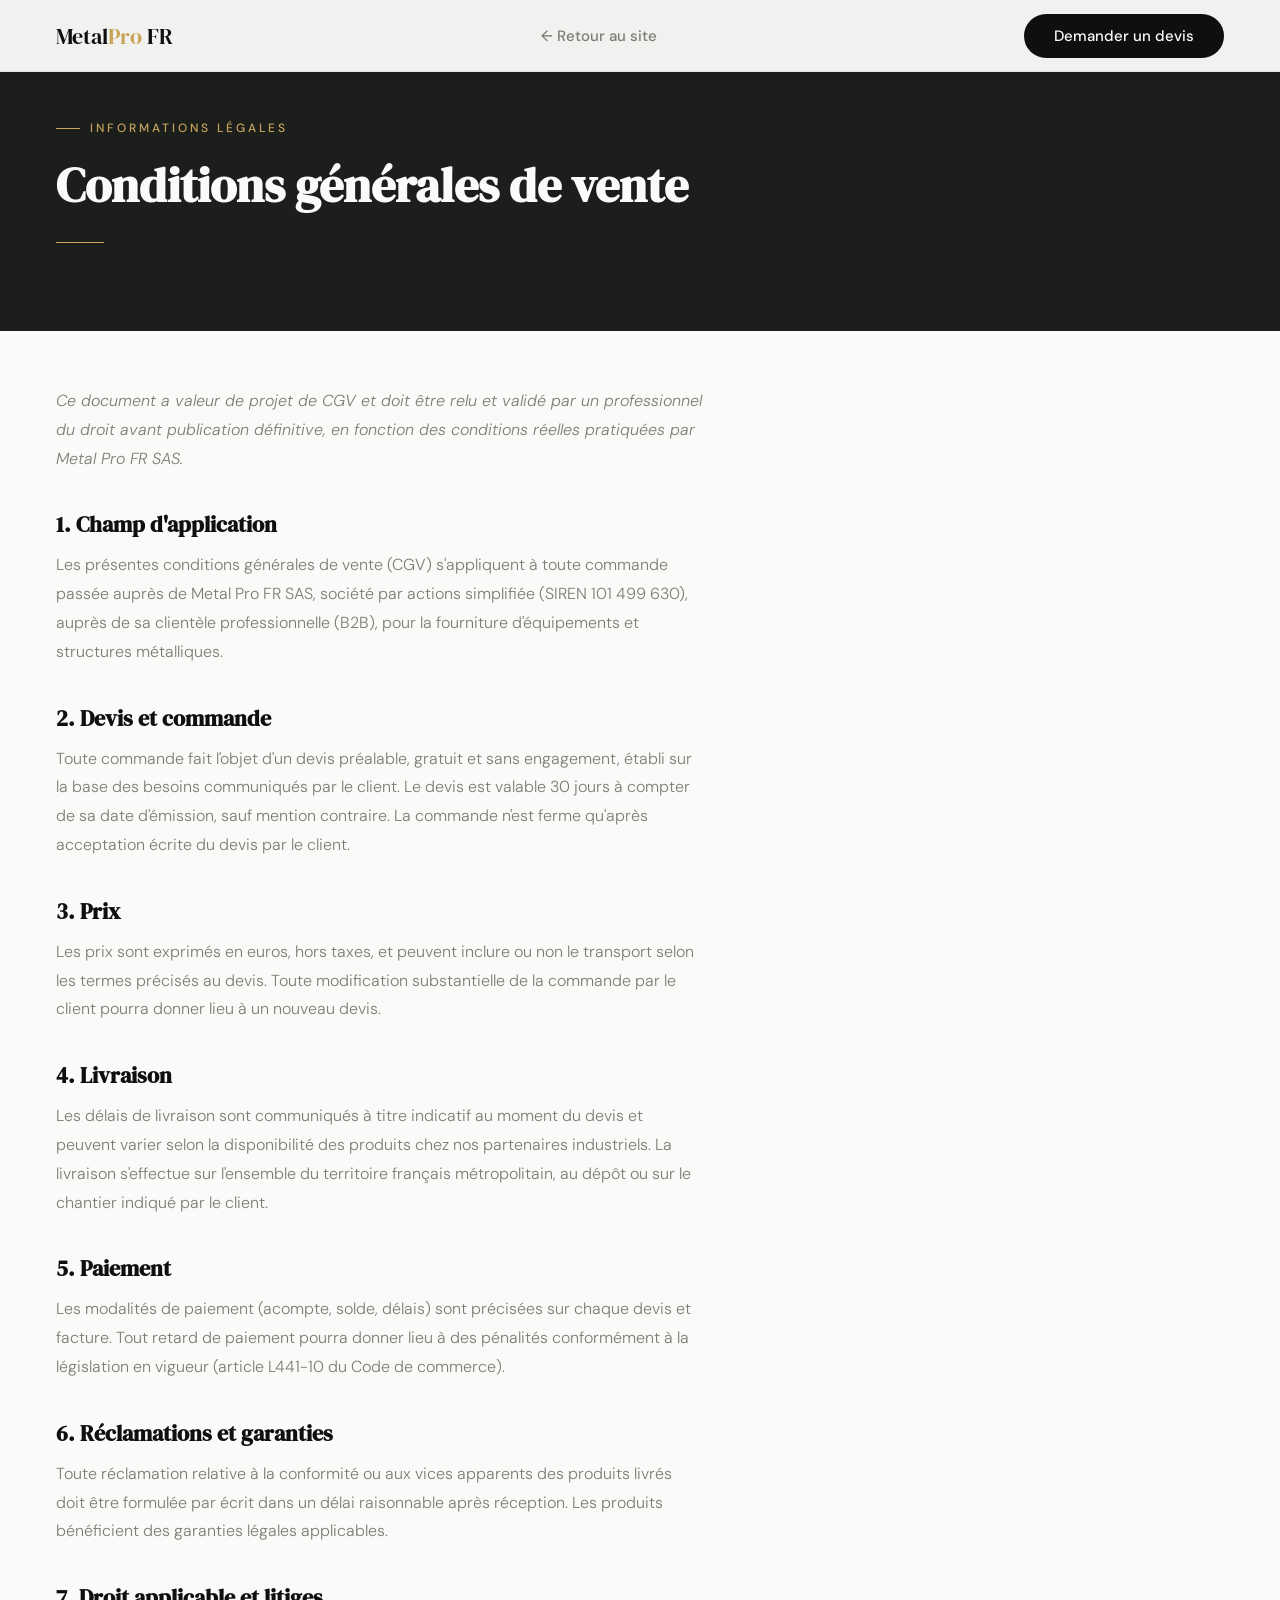
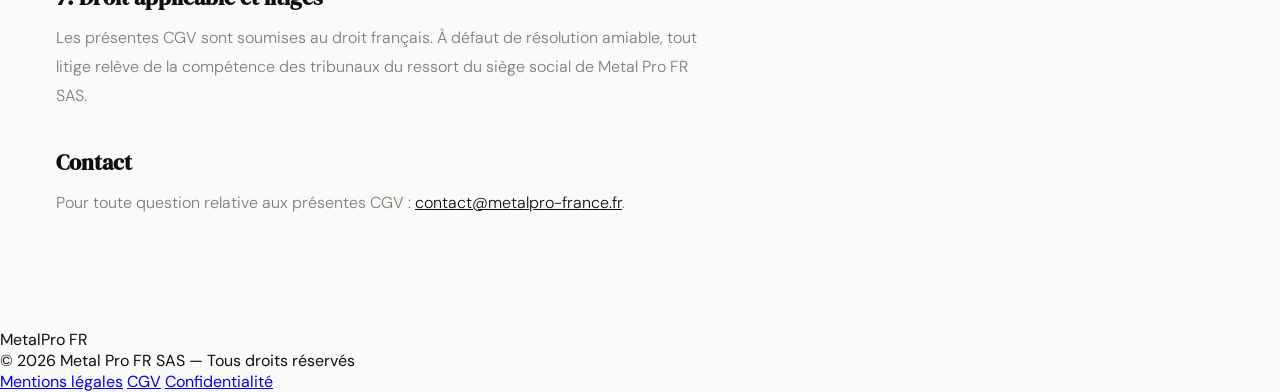
<file: cgv.html>
<!DOCTYPE html>
<html lang="fr">
<head>
<meta charset="UTF-8">
<!-- Google tag (gtag.js) -->
<script async src="https://www.googletagmanager.com/gtag/js?id=G-G5BXSX4BJE"></script>
<script>
  window.dataLayer = window.dataLayer || [];
  function gtag(){dataLayer.push(arguments);}
  gtag('js', new Date());
  gtag('config', 'G-G5BXSX4BJE');
</script>
<meta name="viewport" content="width=device-width, initial-scale=1.0">
<title>Conditions générales de vente — Metal Pro FR</title>
<meta name="description" content="Conditions générales de vente de Metal Pro FR SAS — commandes, devis, prix, livraison, paiement.">
<link rel="canonical" href="https://metalpro-france.fr/cgv.html">
<meta name="robots" content="noindex, follow">
<link rel="preconnect" href="https://fonts.googleapis.com">
<link rel="preconnect" href="https://fonts.gstatic.com" crossorigin>
<link href="https://fonts.googleapis.com/css2?family=DM+Serif+Display:ital@0;1&family=DM+Sans:wght@300;400;500&display=swap" rel="stylesheet">
<link rel="stylesheet" href="assets/css/common.css">
<script src="assets/js/main.js" defer></script>
<link rel="stylesheet" href="assets/css/legal.css">
<link rel="icon" type="image/svg+xml" href="[data-uri]">
</head>
<body>
<a href="#contenu" class="skip-link">Aller au contenu</a>
<nav>
  <a href="index.html" class="logo">Metal<span>Pro</span> FR</a>
  <a href="index.html" class="btn-retour">← Retour au site</a>
  <a href="index.html#contact" class="nav-cta">Demander un devis</a>
</nav>

<section class="legal-hero">
  <div class="eyebrow">Informations légales</div>
  <h1 class="legal-titre">Conditions générales de vente</h1>
  <div class="divider"></div>
</section>

<section class="legal-content" id="contenu">
  <p><em>Ce document a valeur de projet de CGV et doit être relu et validé par un professionnel du droit avant publication définitive, en fonction des conditions réelles pratiquées par Metal Pro FR SAS.</em></p>

  <h2>1. Champ d'application</h2>
  <p>
    Les présentes conditions générales de vente (CGV) s'appliquent à toute commande passée auprès de
    Metal Pro FR SAS, société par actions simplifiée (SIREN 101 499 630), auprès de sa clientèle
    professionnelle (B2B), pour la fourniture d'équipements et structures métalliques.
  </p>

  <h2>2. Devis et commande</h2>
  <p>
    Toute commande fait l'objet d'un devis préalable, gratuit et sans engagement, établi sur la base
    des besoins communiqués par le client. Le devis est valable 30 jours à compter de sa date
    d'émission, sauf mention contraire. La commande n'est ferme qu'après acceptation écrite du devis
    par le client.
  </p>

  <h2>3. Prix</h2>
  <p>
    Les prix sont exprimés en euros, hors taxes, et peuvent inclure ou non le transport selon les
    termes précisés au devis. Toute modification substantielle de la commande par le client pourra
    donner lieu à un nouveau devis.
  </p>

  <h2>4. Livraison</h2>
  <p>
    Les délais de livraison sont communiqués à titre indicatif au moment du devis et peuvent varier
    selon la disponibilité des produits chez nos partenaires industriels. La livraison s'effectue sur
    l'ensemble du territoire français métropolitain, au dépôt ou sur le chantier indiqué par le client.
  </p>

  <h2>5. Paiement</h2>
  <p>
    Les modalités de paiement (acompte, solde, délais) sont précisées sur chaque devis et facture.
    Tout retard de paiement pourra donner lieu à des pénalités conformément à la législation en
    vigueur (article L441-10 du Code de commerce).
  </p>

  <h2>6. Réclamations et garanties</h2>
  <p>
    Toute réclamation relative à la conformité ou aux vices apparents des produits livrés doit être
    formulée par écrit dans un délai raisonnable après réception. Les produits bénéficient des
    garanties légales applicables.
  </p>

  <h2>7. Droit applicable et litiges</h2>
  <p>
    Les présentes CGV sont soumises au droit français. À défaut de résolution amiable, tout litige
    relève de la compétence des tribunaux du ressort du siège social de Metal Pro FR SAS.
  </p>

  <h2>Contact</h2>
  <p>
    Pour toute question relative aux présentes CGV :
    <a href="mailto:contact@metalpro-france.fr">contact@metalpro-france.fr</a>.
  </p>
</section>

<footer>
  <div class="footer-logo">Metal<span>Pro</span> FR</div>
  <div class="footer-infos">© 2026 Metal Pro FR SAS — Tous droits réservés</div>
  <div class="footer-links">
    <a href="mentions-legales.html">Mentions légales</a>
    <a href="cgv.html">CGV</a>
    <a href="confidentialite.html">Confidentialité</a>
  </div>
</footer>
<button id="to-top" class="to-top" aria-label="Retour en haut">
  <svg class="icon" viewBox="0 0 24 24" fill="none" stroke="currentColor" stroke-width="2" stroke-linecap="round" stroke-linejoin="round"><path d="M12 19V5M5 12l7-7 7 7"/></svg>
</button>
</body>
</html>
</file>
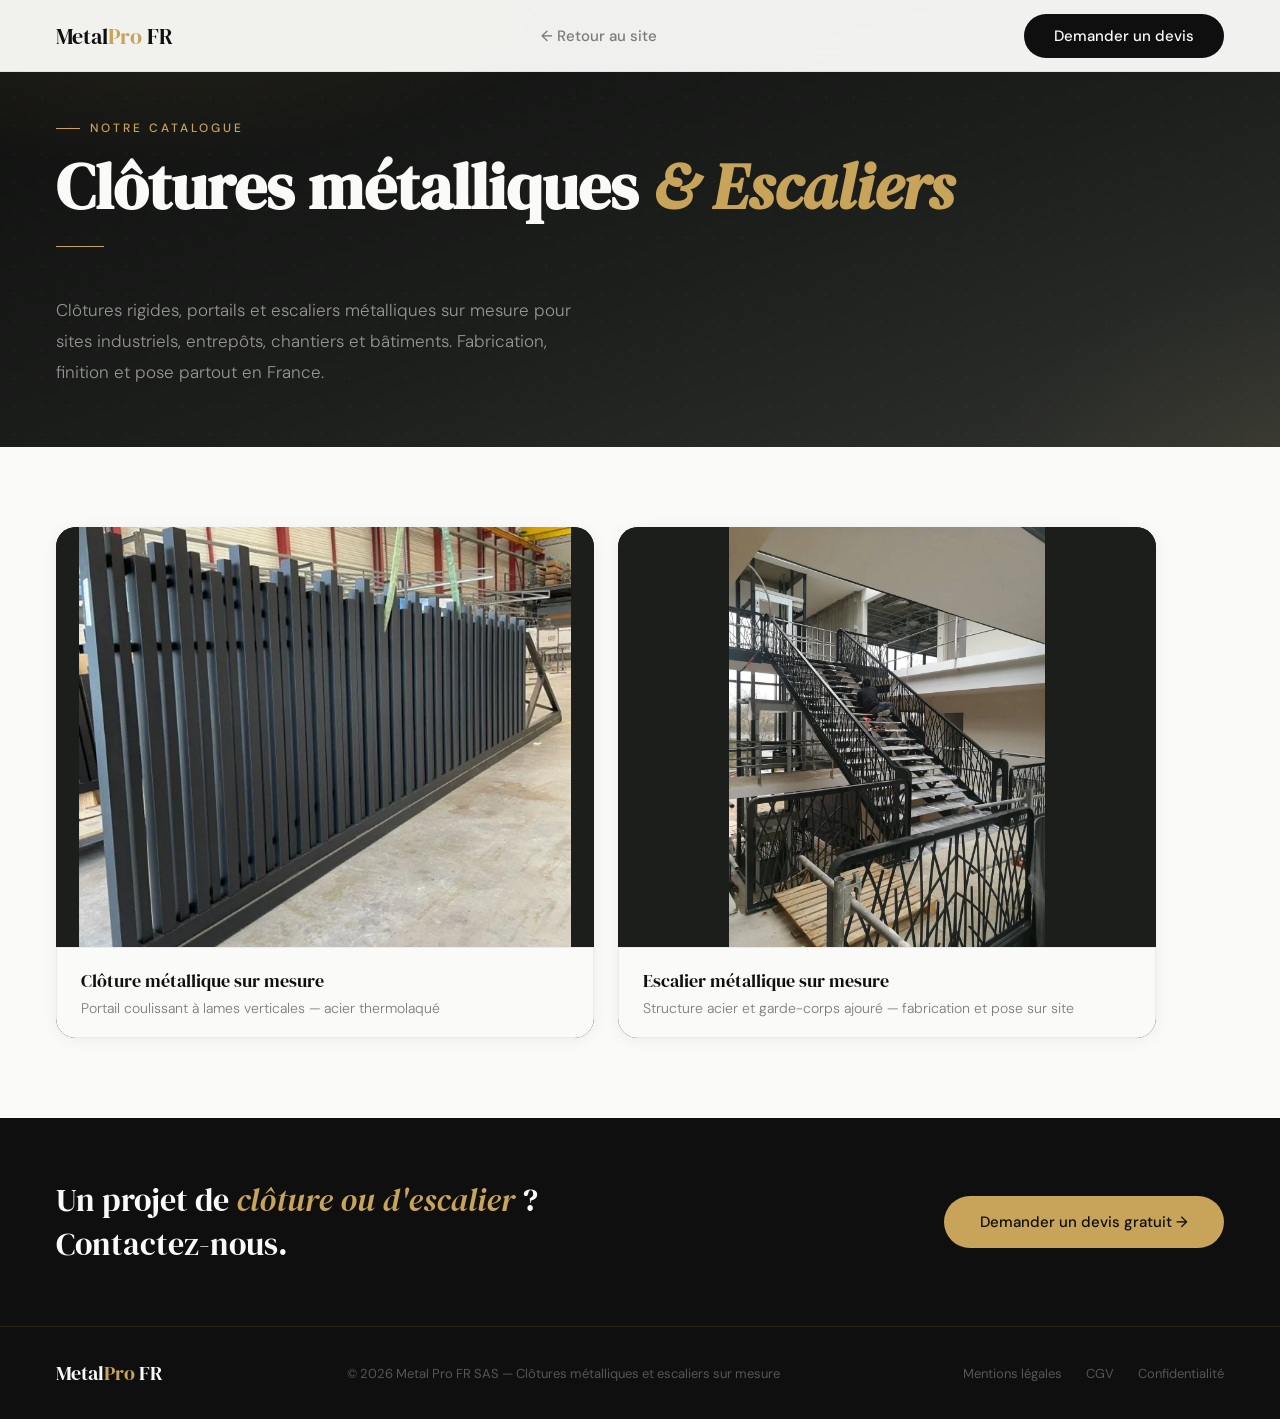
<file: clotures-metalliques-escaliers.html>
<!DOCTYPE html>
<html lang="fr">
<head>
<meta charset="UTF-8">
<!-- Google tag (gtag.js) -->
<script async src="https://www.googletagmanager.com/gtag/js?id=G-G5BXSX4BJE"></script>
<script>
  window.dataLayer = window.dataLayer || [];
  function gtag(){dataLayer.push(arguments);}
  gtag('js', new Date());
  gtag('config', 'G-G5BXSX4BJE');
</script>
<meta name="viewport" content="width=device-width, initial-scale=1.0">
<title>Clôtures métalliques &amp; Escaliers — Metal Pro FR</title>
<meta name="description" content="Clôtures métalliques, portails et escaliers en acier sur mesure pour sites industriels, entrepôts, chantiers et bâtiments. Fabrication et pose partout en France.">
<link rel="canonical" href="https://metalpro-france.fr/clotures-metalliques-escaliers.html">
<meta property="og:type" content="website">
<meta property="og:site_name" content="Metal Pro FR">
<meta property="og:title" content="Clôtures métalliques & Escaliers — Metal Pro FR">
<meta property="og:description" content="Clôtures métalliques, portails et escaliers en acier sur mesure pour sites industriels, entrepôts, chantiers et bâtiments.">
<meta property="og:url" content="https://metalpro-france.fr/clotures-metalliques-escaliers.html">
<meta property="og:image" content="https://metalpro-france.fr/images/clotures-metalliques-escalier-1.webp">
<meta property="og:locale" content="fr_FR">
<meta name="twitter:card" content="summary_large_image">
<meta name="twitter:title" content="Clôtures métalliques & Escaliers — Metal Pro FR">
<meta name="twitter:description" content="Clôtures métalliques, portails et escaliers en acier sur mesure pour sites industriels, entrepôts, chantiers et bâtiments.">
<meta name="twitter:image" content="https://metalpro-france.fr/images/clotures-metalliques-escalier-1.webp">
<link rel="preconnect" href="https://fonts.googleapis.com">
<link rel="preconnect" href="https://fonts.gstatic.com" crossorigin>
<link href="https://fonts.googleapis.com/css2?family=DM+Serif+Display:ital@0;1&family=DM+Sans:wght@300;400;500&display=swap" rel="stylesheet">
<link rel="stylesheet" href="assets/css/common.css">
<script src="assets/js/main.js" defer></script>
<style>
.hero{padding:120px 56px 60px;position:relative;overflow:hidden;
  background:
    radial-gradient(ellipse 900px 500px at 10% -30%, rgba(200,164,90,0.2), transparent 60%),
    radial-gradient(ellipse 700px 500px at 105% 120%, rgba(200,164,90,0.12), transparent 55%),
    linear-gradient(160deg, var(--noir) 0%, var(--gris-fonce) 55%, var(--gris-mid) 100%);
}
.hero::before{content:'';position:absolute;inset:0;background-image:radial-gradient(rgba(200,164,90,0.12) 1px, transparent 1px);background-size:28px 28px;opacity:0.4;pointer-events:none}
.hero *{position:relative}
.titre{font-family:'DM Serif Display',serif;font-size:clamp(40px,5vw,64px);line-height:1.1;color:var(--blanc);margin-bottom:16px}
.titre em{font-style:italic;color:var(--or)}
.sous-titre{font-size:17px;font-weight:300;color:rgba(250,250,248,0.55);line-height:1.8;max-width:540px}
.galerie{padding:80px 56px;background:var(--blanc)}
.galerie-grid{display:grid;grid-template-columns:repeat(2,1fr);gap:24px;max-width:1100px}
.photo-card{position:relative;overflow:hidden;border-radius:20px;cursor:pointer;background:var(--gris-fonce);box-shadow:0 2px 16px rgba(0,0,0,0.06);transition:transform .4s var(--ease),box-shadow .4s var(--ease)}
.photo-card:hover{transform:translateY(-6px);box-shadow:0 28px 48px rgba(0,0,0,0.14)}
.photo-card img{width:100%;height:420px;object-fit:contain;display:block;transition:transform .5s var(--ease);background:var(--gris-fonce)}
.photo-card:hover img{transform:scale(1.03)}
.photo-caption{padding:20px 24px;background:var(--blanc);border:1px solid rgba(0,0,0,0.06)}
.photo-caption-titre{font-family:'DM Serif Display',serif;font-size:18px;color:var(--noir);margin-bottom:6px}
.photo-caption-sous{font-size:14px;color:var(--texte-muted);font-weight:300}
.devis-band{background:var(--noir);padding:60px 56px;display:flex;align-items:center;justify-content:space-between;gap:40px}
.devis-titre{font-family:'DM Serif Display',serif;font-size:32px;color:var(--blanc)}
.devis-titre em{font-style:italic;color:var(--or)}
.btn-or{background:var(--or);color:var(--noir);font-family:'DM Sans',sans-serif;font-weight:500;font-size:15px;padding:16px 36px;border:none;cursor:pointer;border-radius:999px;text-decoration:none;display:inline-block;white-space:nowrap;transition:background .25s var(--ease),transform .25s var(--ease),box-shadow .25s var(--ease)}
.btn-or:hover{background:var(--or-dark);transform:translateY(-2px);box-shadow:0 14px 28px rgba(200,164,90,0.3)}
footer{background:var(--noir);padding:32px 56px;display:flex;align-items:center;justify-content:space-between;gap:24px;flex-wrap:wrap;border-top:1px solid rgba(200,164,90,0.15)}
.footer-logo{font-family:'DM Serif Display',serif;font-size:20px;color:var(--blanc)}
.footer-logo span{color:var(--or)}
.footer-infos{font-size:13px;color:rgba(250,250,248,0.3)}
.footer-links{display:flex;gap:24px}
.footer-links a{font-size:13px;color:rgba(250,250,248,0.3);text-decoration:none;transition:color .2s}
.footer-links a:hover{color:var(--or)}

@media (max-width: 900px){
  .hero{padding:110px 24px 48px}
  .galerie{padding:48px 24px}
  .galerie-grid{grid-template-columns:1fr}
  .photo-card img{height:320px}
  .devis-band{flex-direction:column;text-align:center;padding:48px 24px}
  footer{flex-direction:column;text-align:center;padding:32px 24px}
}
</style>
  <link rel="icon" type="image/svg+xml" href="[data-uri]">
</head>
<body>

<a href="#contenu" class="skip-link">Aller au contenu</a>

<nav>
  <a href="index.html" class="logo">Metal<span>Pro</span> FR</a>
  <a href="index.html" class="btn-retour">← Retour au site</a>
  <a href="index.html#contact" class="nav-cta">Demander un devis</a>
</nav>

<section class="hero" id="contenu">
  <div class="eyebrow">Notre catalogue</div>
  <h1 class="titre">Clôtures métalliques <em>&amp; Escaliers</em></h1>
  <div class="divider"></div>
  <p class="sous-titre">Clôtures rigides, portails et escaliers métalliques sur mesure pour sites industriels, entrepôts, chantiers et bâtiments. Fabrication, finition et pose partout en France.</p>
</section>

<section class="galerie">
  <div class="galerie-grid">

    <div class="photo-card reveal">
      <img src="images/clotures-metalliques.webp" width="667" height="569" loading="lazy" alt="Clôture métallique coulissante sur mesure">
      <div class="photo-caption">
        <div class="photo-caption-titre">Clôture métallique sur mesure</div>
        <div class="photo-caption-sous">Portail coulissant à lames verticales — acier thermolaqué</div>
      </div>
    </div>

    <div class="photo-card reveal reveal-d1">
      <img src="images/clotures-metalliques-escalier-1.webp" width="1000" height="1332" loading="lazy" alt="Escalier métallique sur mesure avec garde-corps ajouré">
      <div class="photo-caption">
        <div class="photo-caption-titre">Escalier métallique sur mesure</div>
        <div class="photo-caption-sous">Structure acier et garde-corps ajouré — fabrication et pose sur site</div>
      </div>
    </div>

  </div>
</section>

<div class="devis-band">
  <div class="devis-titre">Un projet de <em>clôture ou d'escalier</em> ?<br>Contactez-nous.</div>
  <a href="index.html#contact" class="btn-or">Demander un devis gratuit →</a>
</div>

<footer>
  <div class="footer-logo">Metal<span>Pro</span> FR</div>
  <div class="footer-infos">© 2026 Metal Pro FR SAS — Clôtures métalliques et escaliers sur mesure</div>
  <div class="footer-links">
    <a href="mentions-legales.html">Mentions légales</a>
    <a href="cgv.html">CGV</a>
    <a href="confidentialite.html">Confidentialité</a>
  </div>
</footer>

<button id="to-top" class="to-top" aria-label="Retour en haut">
  <svg class="icon" viewBox="0 0 24 24" fill="none" stroke="currentColor" stroke-width="2" stroke-linecap="round" stroke-linejoin="round"><path d="M12 19V5M5 12l7-7 7 7"/></svg>
</button>

</body>
</html>
</file>
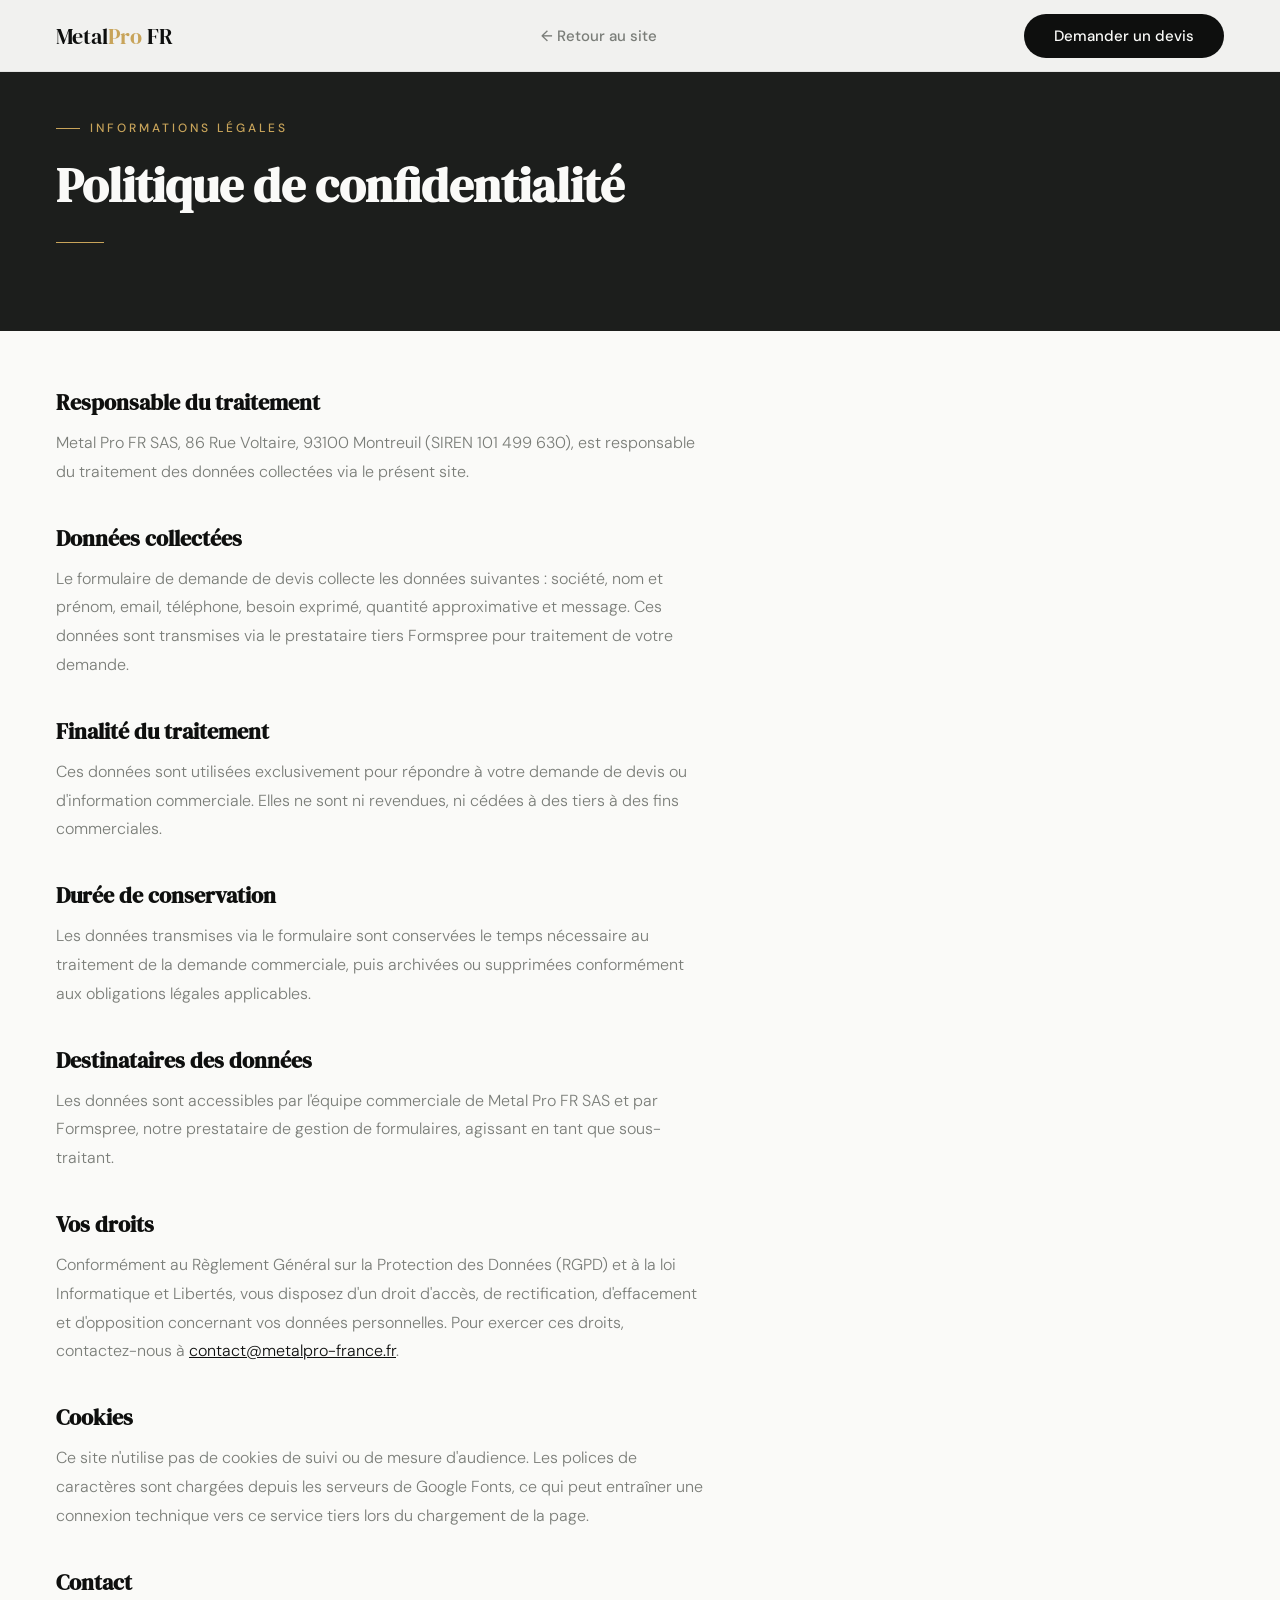
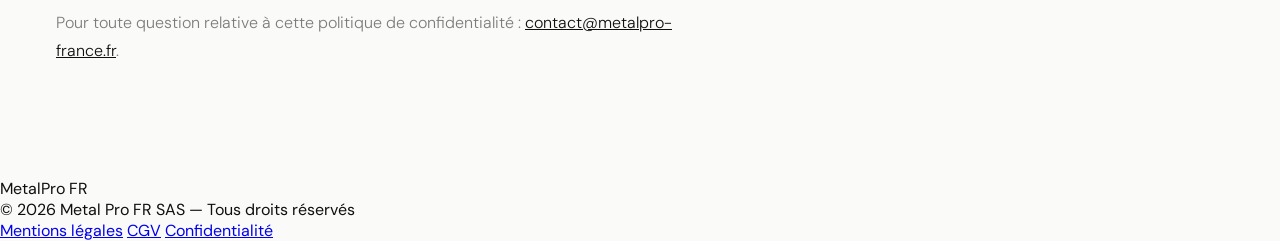
<file: confidentialite.html>
<!DOCTYPE html>
<html lang="fr">
<head>
<meta charset="UTF-8">
<!-- Google tag (gtag.js) -->
<script async src="https://www.googletagmanager.com/gtag/js?id=G-G5BXSX4BJE"></script>
<script>
  window.dataLayer = window.dataLayer || [];
  function gtag(){dataLayer.push(arguments);}
  gtag('js', new Date());
  gtag('config', 'G-G5BXSX4BJE');
</script>
<meta name="viewport" content="width=device-width, initial-scale=1.0">
<title>Politique de confidentialité — Metal Pro FR</title>
<meta name="description" content="Politique de confidentialité de Metal Pro FR SAS — données collectées via le formulaire de contact, finalités, droits RGPD.">
<link rel="canonical" href="https://metalpro-france.fr/confidentialite.html">
<meta name="robots" content="noindex, follow">
<link rel="preconnect" href="https://fonts.googleapis.com">
<link rel="preconnect" href="https://fonts.gstatic.com" crossorigin>
<link href="https://fonts.googleapis.com/css2?family=DM+Serif+Display:ital@0;1&family=DM+Sans:wght@300;400;500&display=swap" rel="stylesheet">
<link rel="stylesheet" href="assets/css/common.css">
<script src="assets/js/main.js" defer></script>
<link rel="stylesheet" href="assets/css/legal.css">
<link rel="icon" type="image/svg+xml" href="[data-uri]">
</head>
<body>
<a href="#contenu" class="skip-link">Aller au contenu</a>
<nav>
  <a href="index.html" class="logo">Metal<span>Pro</span> FR</a>
  <a href="index.html" class="btn-retour">← Retour au site</a>
  <a href="index.html#contact" class="nav-cta">Demander un devis</a>
</nav>

<section class="legal-hero">
  <div class="eyebrow">Informations légales</div>
  <h1 class="legal-titre">Politique de confidentialité</h1>
  <div class="divider"></div>
</section>

<section class="legal-content" id="contenu">
  <h2>Responsable du traitement</h2>
  <p>
    Metal Pro FR SAS, 86 Rue Voltaire, 93100 Montreuil (SIREN 101 499 630), est responsable du
    traitement des données collectées via le présent site.
  </p>

  <h2>Données collectées</h2>
  <p>
    Le formulaire de demande de devis collecte les données suivantes : société, nom et prénom, email,
    téléphone, besoin exprimé, quantité approximative et message. Ces données sont transmises via le
    prestataire tiers Formspree pour traitement de votre demande.
  </p>

  <h2>Finalité du traitement</h2>
  <p>
    Ces données sont utilisées exclusivement pour répondre à votre demande de devis ou d'information
    commerciale. Elles ne sont ni revendues, ni cédées à des tiers à des fins commerciales.
  </p>

  <h2>Durée de conservation</h2>
  <p>
    Les données transmises via le formulaire sont conservées le temps nécessaire au traitement de la
    demande commerciale, puis archivées ou supprimées conformément aux obligations légales
    applicables.
  </p>

  <h2>Destinataires des données</h2>
  <p>
    Les données sont accessibles par l'équipe commerciale de Metal Pro FR SAS et par Formspree, notre
    prestataire de gestion de formulaires, agissant en tant que sous-traitant.
  </p>

  <h2>Vos droits</h2>
  <p>
    Conformément au Règlement Général sur la Protection des Données (RGPD) et à la loi Informatique et
    Libertés, vous disposez d'un droit d'accès, de rectification, d'effacement et d'opposition
    concernant vos données personnelles. Pour exercer ces droits, contactez-nous à
    <a href="mailto:contact@metalpro-france.fr">contact@metalpro-france.fr</a>.
  </p>

  <h2>Cookies</h2>
  <p>
    Ce site n'utilise pas de cookies de suivi ou de mesure d'audience. Les polices de caractères sont
    chargées depuis les serveurs de Google Fonts, ce qui peut entraîner une connexion technique vers
    ce service tiers lors du chargement de la page.
  </p>

  <h2>Contact</h2>
  <p>
    Pour toute question relative à cette politique de confidentialité :
    <a href="mailto:contact@metalpro-france.fr">contact@metalpro-france.fr</a>.
  </p>
</section>

<footer>
  <div class="footer-logo">Metal<span>Pro</span> FR</div>
  <div class="footer-infos">© 2026 Metal Pro FR SAS — Tous droits réservés</div>
  <div class="footer-links">
    <a href="mentions-legales.html">Mentions légales</a>
    <a href="cgv.html">CGV</a>
    <a href="confidentialite.html">Confidentialité</a>
  </div>
</footer>
<button id="to-top" class="to-top" aria-label="Retour en haut">
  <svg class="icon" viewBox="0 0 24 24" fill="none" stroke="currentColor" stroke-width="2" stroke-linecap="round" stroke-linejoin="round"><path d="M12 19V5M5 12l7-7 7 7"/></svg>
</button>
</body>
</html>
</file>
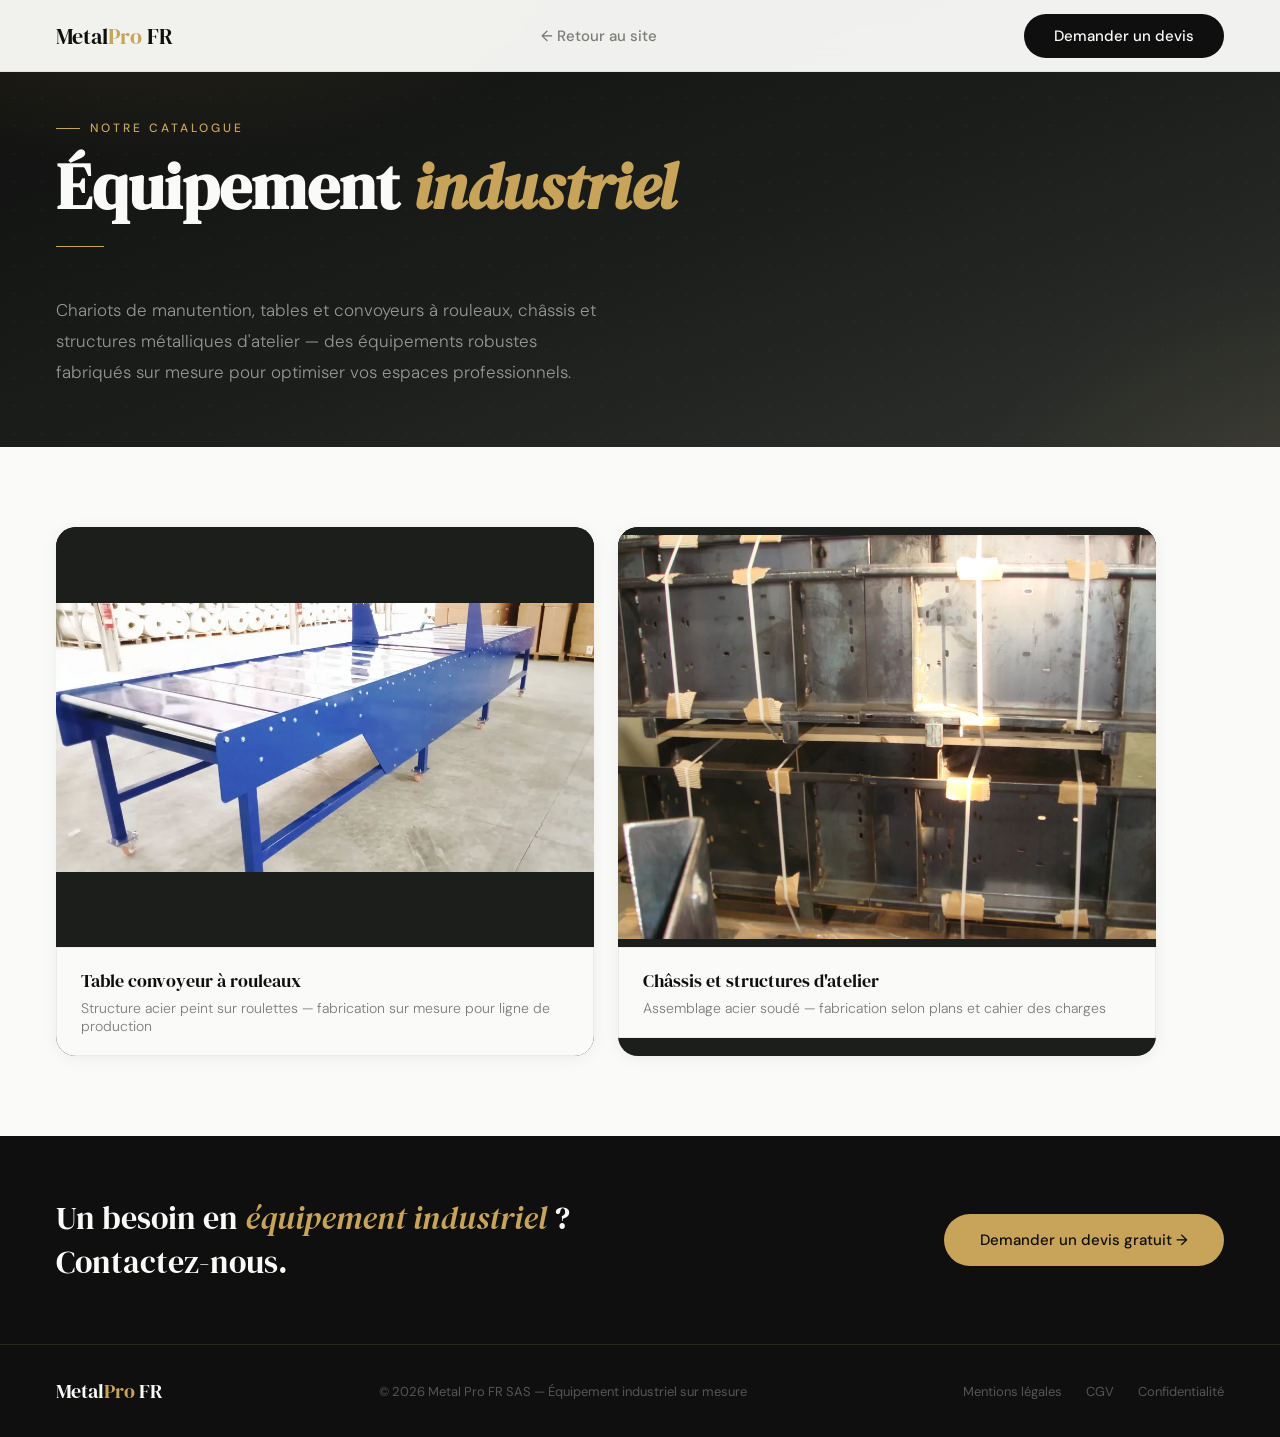
<file: equipement-industriel.html>
<!DOCTYPE html>
<html lang="fr">
<head>
<meta charset="UTF-8">
<!-- Google tag (gtag.js) -->
<script async src="https://www.googletagmanager.com/gtag/js?id=G-G5BXSX4BJE"></script>
<script>
  window.dataLayer = window.dataLayer || [];
  function gtag(){dataLayer.push(arguments);}
  gtag('js', new Date());
  gtag('config', 'G-G5BXSX4BJE');
</script>
<meta name="viewport" content="width=device-width, initial-scale=1.0">
<title>Équipement industriel — Metal Pro FR</title>
<meta name="description" content="Chariots de manutention, tables et convoyeurs à rouleaux, châssis et structures métalliques d'atelier sur mesure. Fabrication et livraison partout en France.">
<link rel="canonical" href="https://metalpro-france.fr/equipement-industriel.html">
<meta property="og:type" content="website">
<meta property="og:site_name" content="Metal Pro FR">
<meta property="og:title" content="Équipement industriel — Metal Pro FR">
<meta property="og:description" content="Chariots de manutention, tables et convoyeurs à rouleaux, châssis et structures métalliques d'atelier sur mesure.">
<meta property="og:url" content="https://metalpro-france.fr/equipement-industriel.html">
<meta property="og:image" content="https://metalpro-france.fr/images/equipement-industriel-table-rouleaux.webp">
<meta property="og:locale" content="fr_FR">
<meta name="twitter:card" content="summary_large_image">
<meta name="twitter:title" content="Équipement industriel — Metal Pro FR">
<meta name="twitter:description" content="Chariots de manutention, tables et convoyeurs à rouleaux, châssis et structures métalliques d'atelier sur mesure.">
<meta name="twitter:image" content="https://metalpro-france.fr/images/equipement-industriel-table-rouleaux.webp">
<link rel="preconnect" href="https://fonts.googleapis.com">
<link rel="preconnect" href="https://fonts.gstatic.com" crossorigin>
<link href="https://fonts.googleapis.com/css2?family=DM+Serif+Display:ital@0;1&family=DM+Sans:wght@300;400;500&display=swap" rel="stylesheet">
<link rel="stylesheet" href="assets/css/common.css">
<script src="assets/js/main.js" defer></script>
<style>
.hero{padding:120px 56px 60px;position:relative;overflow:hidden;
  background:
    radial-gradient(ellipse 900px 500px at 10% -30%, rgba(200,164,90,0.2), transparent 60%),
    radial-gradient(ellipse 700px 500px at 105% 120%, rgba(200,164,90,0.12), transparent 55%),
    linear-gradient(160deg, var(--noir) 0%, var(--gris-fonce) 55%, var(--gris-mid) 100%);
}
.hero::before{content:'';position:absolute;inset:0;background-image:radial-gradient(rgba(200,164,90,0.12) 1px, transparent 1px);background-size:28px 28px;opacity:0.4;pointer-events:none}
.hero *{position:relative}
.titre{font-family:'DM Serif Display',serif;font-size:clamp(40px,5vw,64px);line-height:1.1;color:var(--blanc);margin-bottom:16px}
.titre em{font-style:italic;color:var(--or)}
.sous-titre{font-size:17px;font-weight:300;color:rgba(250,250,248,0.55);line-height:1.8;max-width:540px}
.galerie{padding:80px 56px;background:var(--blanc)}
.galerie-grid{display:grid;grid-template-columns:repeat(2,1fr);gap:24px;max-width:1100px}
.photo-card{position:relative;overflow:hidden;border-radius:20px;cursor:pointer;background:var(--gris-fonce);box-shadow:0 2px 16px rgba(0,0,0,0.06);transition:transform .4s var(--ease),box-shadow .4s var(--ease)}
.photo-card:hover{transform:translateY(-6px);box-shadow:0 28px 48px rgba(0,0,0,0.14)}
.photo-card img{width:100%;height:420px;object-fit:contain;display:block;transition:transform .5s var(--ease);background:var(--gris-fonce)}
.photo-card:hover img{transform:scale(1.03)}
.photo-caption{padding:20px 24px;background:var(--blanc);border:1px solid rgba(0,0,0,0.06)}
.photo-caption-titre{font-family:'DM Serif Display',serif;font-size:18px;color:var(--noir);margin-bottom:6px}
.photo-caption-sous{font-size:14px;color:var(--texte-muted);font-weight:300}
.devis-band{background:var(--noir);padding:60px 56px;display:flex;align-items:center;justify-content:space-between;gap:40px}
.devis-titre{font-family:'DM Serif Display',serif;font-size:32px;color:var(--blanc)}
.devis-titre em{font-style:italic;color:var(--or)}
.btn-or{background:var(--or);color:var(--noir);font-family:'DM Sans',sans-serif;font-weight:500;font-size:15px;padding:16px 36px;border:none;cursor:pointer;border-radius:999px;text-decoration:none;display:inline-block;white-space:nowrap;transition:background .25s var(--ease),transform .25s var(--ease),box-shadow .25s var(--ease)}
.btn-or:hover{background:var(--or-dark);transform:translateY(-2px);box-shadow:0 14px 28px rgba(200,164,90,0.3)}
footer{background:var(--noir);padding:32px 56px;display:flex;align-items:center;justify-content:space-between;gap:24px;flex-wrap:wrap;border-top:1px solid rgba(200,164,90,0.15)}
.footer-logo{font-family:'DM Serif Display',serif;font-size:20px;color:var(--blanc)}
.footer-logo span{color:var(--or)}
.footer-infos{font-size:13px;color:rgba(250,250,248,0.3)}
.footer-links{display:flex;gap:24px}
.footer-links a{font-size:13px;color:rgba(250,250,248,0.3);text-decoration:none;transition:color .2s}
.footer-links a:hover{color:var(--or)}

@media (max-width: 900px){
  .hero{padding:110px 24px 48px}
  .galerie{padding:48px 24px}
  .galerie-grid{grid-template-columns:1fr}
  .photo-card img{height:320px}
  .devis-band{flex-direction:column;text-align:center;padding:48px 24px}
  footer{flex-direction:column;text-align:center;padding:32px 24px}
}
</style>
  <link rel="icon" type="image/svg+xml" href="[data-uri]">
</head>
<body>

<a href="#contenu" class="skip-link">Aller au contenu</a>

<nav>
  <a href="index.html" class="logo">Metal<span>Pro</span> FR</a>
  <a href="index.html" class="btn-retour">← Retour au site</a>
  <a href="index.html#contact" class="nav-cta">Demander un devis</a>
</nav>

<section class="hero" id="contenu">
  <div class="eyebrow">Notre catalogue</div>
  <h1 class="titre">Équipement <em>industriel</em></h1>
  <div class="divider"></div>
  <p class="sous-titre">Chariots de manutention, tables et convoyeurs à rouleaux, châssis et structures métalliques d'atelier — des équipements robustes fabriqués sur mesure pour optimiser vos espaces professionnels.</p>
</section>

<section class="galerie">
  <div class="galerie-grid">

    <div class="photo-card reveal">
      <img src="images/equipement-industriel-table-rouleaux.webp" width="1000" height="500" loading="lazy" alt="Table convoyeur à rouleaux sur mesure">
      <div class="photo-caption">
        <div class="photo-caption-titre">Table convoyeur à rouleaux</div>
        <div class="photo-caption-sous">Structure acier peint sur roulettes — fabrication sur mesure pour ligne de production</div>
      </div>
    </div>

    <div class="photo-card reveal reveal-d1">
      <img src="images/equipement-industriel-chassis-acier.webp" width="1000" height="750" loading="lazy" alt="Châssis métallique en cours d'assemblage">
      <div class="photo-caption">
        <div class="photo-caption-titre">Châssis et structures d'atelier</div>
        <div class="photo-caption-sous">Assemblage acier soudé — fabrication selon plans et cahier des charges</div>
      </div>
    </div>

  </div>
</section>

<div class="devis-band">
  <div class="devis-titre">Un besoin en <em>équipement industriel</em> ?<br>Contactez-nous.</div>
  <a href="index.html#contact" class="btn-or">Demander un devis gratuit →</a>
</div>

<footer>
  <div class="footer-logo">Metal<span>Pro</span> FR</div>
  <div class="footer-infos">© 2026 Metal Pro FR SAS — Équipement industriel sur mesure</div>
  <div class="footer-links">
    <a href="mentions-legales.html">Mentions légales</a>
    <a href="cgv.html">CGV</a>
    <a href="confidentialite.html">Confidentialité</a>
  </div>
</footer>

<button id="to-top" class="to-top" aria-label="Retour en haut">
  <svg class="icon" viewBox="0 0 24 24" fill="none" stroke="currentColor" stroke-width="2" stroke-linecap="round" stroke-linejoin="round"><path d="M12 19V5M5 12l7-7 7 7"/></svg>
</button>

</body>
</html>
</file>
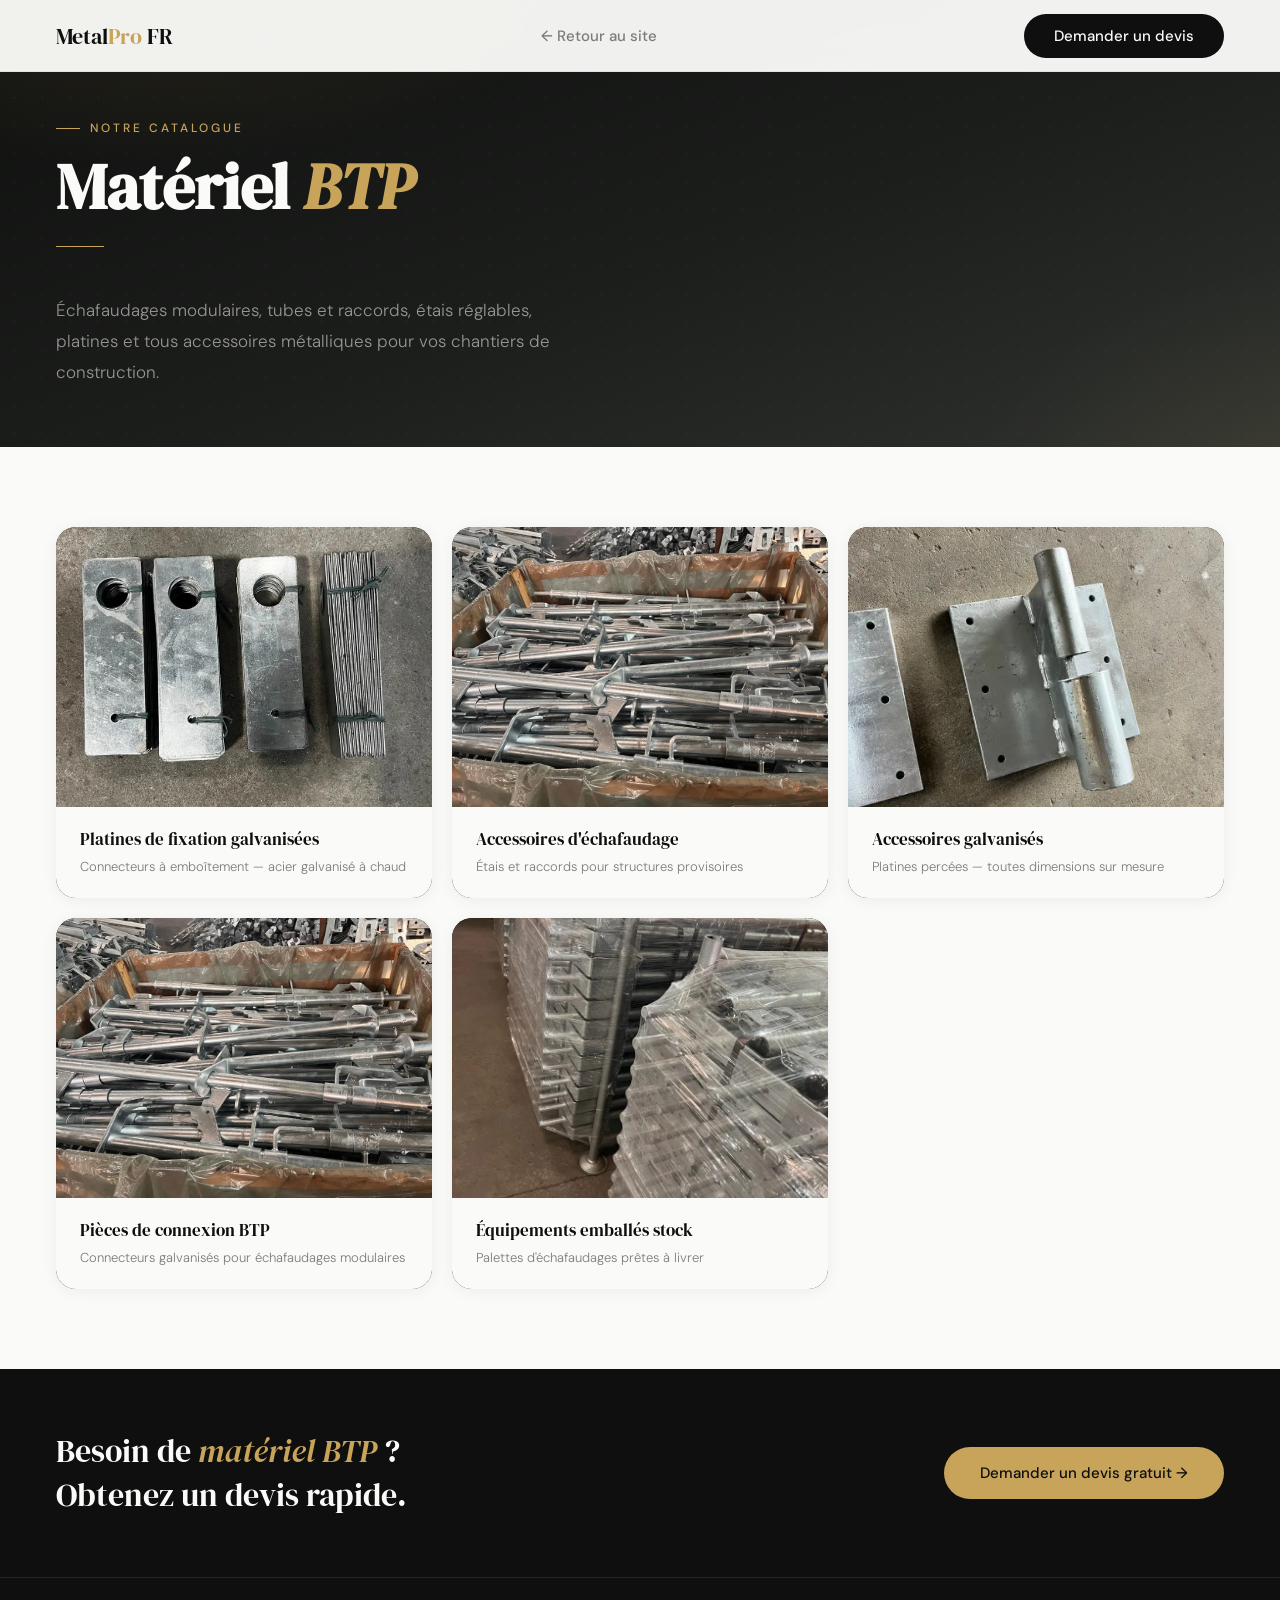
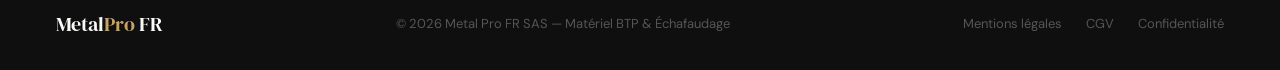
<file: materiel-btp.html>
<!DOCTYPE html>
<html lang="fr">
<head>
<meta charset="UTF-8">
<!-- Google tag (gtag.js) -->
<script async src="https://www.googletagmanager.com/gtag/js?id=G-G5BXSX4BJE"></script>
<script>
  window.dataLayer = window.dataLayer || [];
  function gtag(){dataLayer.push(arguments);}
  gtag('js', new Date());
  gtag('config', 'G-G5BXSX4BJE');
</script>
<meta name="viewport" content="width=device-width, initial-scale=1.0">
<title>Matériel BTP — Metal Pro FR</title>
<meta name="description" content="Échafaudages modulaires, tubes et raccords, étais réglables et accessoires métalliques galvanisés pour vos chantiers BTP. Import direct usine, livraison toute la France.">
<link rel="canonical" href="https://metalpro-france.fr/materiel-btp.html">
<meta property="og:type" content="website">
<meta property="og:site_name" content="Metal Pro FR">
<meta property="og:title" content="Matériel BTP — Metal Pro FR">
<meta property="og:description" content="Échafaudages modulaires, tubes et raccords, étais réglables et accessoires métalliques galvanisés pour vos chantiers BTP.">
<meta property="og:url" content="https://metalpro-france.fr/materiel-btp.html">
<meta property="og:image" content="https://metalpro-france.fr/images/materiel-btp.webp">
<meta property="og:locale" content="fr_FR">
<meta name="twitter:card" content="summary_large_image">
<meta name="twitter:title" content="Matériel BTP — Metal Pro FR">
<meta name="twitter:description" content="Échafaudages modulaires, tubes et raccords, étais réglables et accessoires métalliques galvanisés pour vos chantiers BTP.">
<meta name="twitter:image" content="https://metalpro-france.fr/images/materiel-btp.webp">
<link rel="preconnect" href="https://fonts.googleapis.com">
<link rel="preconnect" href="https://fonts.gstatic.com" crossorigin>
<link href="https://fonts.googleapis.com/css2?family=DM+Serif+Display:ital@0;1&family=DM+Sans:wght@300;400;500&display=swap" rel="stylesheet">
<link rel="stylesheet" href="assets/css/common.css">
<script src="assets/js/main.js" defer></script>
<style>
.hero{padding:120px 56px 60px;position:relative;overflow:hidden;
  background:
    radial-gradient(ellipse 900px 500px at 10% -30%, rgba(200,164,90,0.2), transparent 60%),
    radial-gradient(ellipse 700px 500px at 105% 120%, rgba(200,164,90,0.12), transparent 55%),
    linear-gradient(160deg, var(--noir) 0%, var(--gris-fonce) 55%, var(--gris-mid) 100%);
}
.hero::before{content:'';position:absolute;inset:0;background-image:radial-gradient(rgba(200,164,90,0.12) 1px, transparent 1px);background-size:28px 28px;opacity:0.4;pointer-events:none}
.hero *{position:relative}
.titre{font-family:'DM Serif Display',serif;font-size:clamp(40px,5vw,64px);line-height:1.1;color:var(--blanc);margin-bottom:16px}
.titre em{font-style:italic;color:var(--or)}
.sous-titre{font-size:17px;font-weight:300;color:rgba(250,250,248,0.55);line-height:1.8;max-width:540px}
.galerie{padding:80px 56px;background:var(--blanc)}
.galerie-grid{display:grid;grid-template-columns:repeat(3,1fr);gap:20px;max-width:1200px}
.photo-card{overflow:hidden;border-radius:20px;background:var(--gris-fonce);box-shadow:0 2px 16px rgba(0,0,0,0.06);transition:transform .4s var(--ease),box-shadow .4s var(--ease)}
.photo-card:hover{transform:translateY(-6px);box-shadow:0 28px 48px rgba(0,0,0,0.14)}
.photo-card img{width:100%;height:280px;object-fit:cover;display:block;transition:transform .4s}
.photo-card:hover img{transform:scale(1.04)}
.photo-caption{padding:20px 24px;background:var(--blanc)}
.photo-caption-titre{font-family:'DM Serif Display',serif;font-size:17px;color:var(--noir);margin-bottom:6px}
.photo-caption-sous{font-size:13px;color:var(--texte-muted);font-weight:300;line-height:1.6}
.devis-band{background:var(--noir);padding:60px 56px;display:flex;align-items:center;justify-content:space-between;gap:40px}
.devis-titre{font-family:'DM Serif Display',serif;font-size:32px;color:var(--blanc)}
.devis-titre em{font-style:italic;color:var(--or)}
.btn-or{background:var(--or);color:var(--noir);font-family:'DM Sans',sans-serif;font-weight:500;font-size:15px;padding:16px 36px;border:none;cursor:pointer;border-radius:999px;text-decoration:none;display:inline-block;white-space:nowrap;transition:background .25s var(--ease),transform .25s var(--ease),box-shadow .25s var(--ease)}
.btn-or:hover{background:var(--or-dark);transform:translateY(-2px);box-shadow:0 14px 28px rgba(200,164,90,0.3)}
footer{background:var(--noir);padding:32px 56px;display:flex;align-items:center;justify-content:space-between;gap:24px;flex-wrap:wrap;border-top:1px solid rgba(200,164,90,0.15)}
.footer-logo{font-family:'DM Serif Display',serif;font-size:20px;color:var(--blanc)}
.footer-logo span{color:var(--or)}
.footer-infos{font-size:13px;color:rgba(250,250,248,0.3)}
.footer-links{display:flex;gap:24px}
.footer-links a{font-size:13px;color:rgba(250,250,248,0.3);text-decoration:none;transition:color .2s}
.footer-links a:hover{color:var(--or)}

@media (max-width: 900px){
  .hero{padding:110px 24px 48px}
  .galerie{padding:48px 24px}
  .galerie-grid{grid-template-columns:repeat(2,1fr)}
  .devis-band{flex-direction:column;text-align:center;padding:48px 24px}
  footer{flex-direction:column;text-align:center;padding:32px 24px}
}
@media (max-width: 600px){
  .galerie-grid{grid-template-columns:1fr}
}
</style>
  <link rel="icon" type="image/svg+xml" href="[data-uri]">
</head>
<body>
<a href="#contenu" class="skip-link">Aller au contenu</a>
<nav>
  <a href="index.html" class="logo">Metal<span>Pro</span> FR</a>
  <a href="index.html" class="btn-retour">← Retour au site</a>
  <a href="index.html#contact" class="nav-cta">Demander un devis</a>
</nav>
<section class="hero" id="contenu">
  <div class="eyebrow">Notre catalogue</div>
  <h1 class="titre">Matériel <em>BTP</em></h1>
  <div class="divider"></div>
  <p class="sous-titre">Échafaudages modulaires, tubes et raccords, étais réglables, platines et tous accessoires métalliques pour vos chantiers de construction.</p>
</section>
<section class="galerie">
  <div class="galerie-grid">
    <div class="photo-card reveal">
      <img src="images/platines-de-fixation-galvanisees.webp" width="971" height="1200" loading="lazy" alt="Platines de fixation galvanisées">
      <div class="photo-caption">
        <div class="photo-caption-titre">Platines de fixation galvanisées</div>
        <div class="photo-caption-sous">Connecteurs à emboîtement — acier galvanisé à chaud</div>
      </div>
    </div>
    <div class="photo-card reveal reveal-d1">
      <img src="images/accessoires-d-echafaudage.webp" width="1024" height="768" loading="lazy" alt="Accessoires d'échafaudage">
      <div class="photo-caption">
        <div class="photo-caption-titre">Accessoires d'échafaudage</div>
        <div class="photo-caption-sous">Étais et raccords pour structures provisoires</div>
      </div>
    </div>
    <div class="photo-card reveal reveal-d2">
      <img src="images/accessoires-galvanises.webp" width="900" height="1200" loading="lazy" alt="Accessoires galvanisés">
      <div class="photo-caption">
        <div class="photo-caption-titre">Accessoires galvanisés</div>
        <div class="photo-caption-sous">Platines percées — toutes dimensions sur mesure</div>
      </div>
    </div>
    <div class="photo-card reveal">
      <img src="images/pieces-de-connexion-btp.webp" width="1024" height="768" loading="lazy" alt="Pièces de connexion BTP">
      <div class="photo-caption">
        <div class="photo-caption-titre">Pièces de connexion BTP</div>
        <div class="photo-caption-sous">Connecteurs galvanisés pour échafaudages modulaires</div>
      </div>
    </div>
    <div class="photo-card reveal reveal-d1">
      <img src="images/equipements-emballes-stock.webp" width="768" height="1024" loading="lazy" alt="Équipements emballés stock">
      <div class="photo-caption">
        <div class="photo-caption-titre">Équipements emballés stock</div>
        <div class="photo-caption-sous">Palettes d'échafaudages prêtes à livrer</div>
      </div>
    </div>
  </div>
</section>
<div class="devis-band">
  <div class="devis-titre">Besoin de <em>matériel BTP</em> ?<br>Obtenez un devis rapide.</div>
  <a href="index.html#contact" class="btn-or">Demander un devis gratuit →</a>
</div>
<footer>
  <div class="footer-logo">Metal<span>Pro</span> FR</div>
  <div class="footer-infos">© 2026 Metal Pro FR SAS — Matériel BTP &amp; Échafaudage</div>
  <div class="footer-links">
    <a href="mentions-legales.html">Mentions légales</a>
    <a href="cgv.html">CGV</a>
    <a href="confidentialite.html">Confidentialité</a>
  </div>
</footer>
<button id="to-top" class="to-top" aria-label="Retour en haut">
  <svg class="icon" viewBox="0 0 24 24" fill="none" stroke="currentColor" stroke-width="2" stroke-linecap="round" stroke-linejoin="round"><path d="M12 19V5M5 12l7-7 7 7"/></svg>
</button>
</body>
</html>
</file>
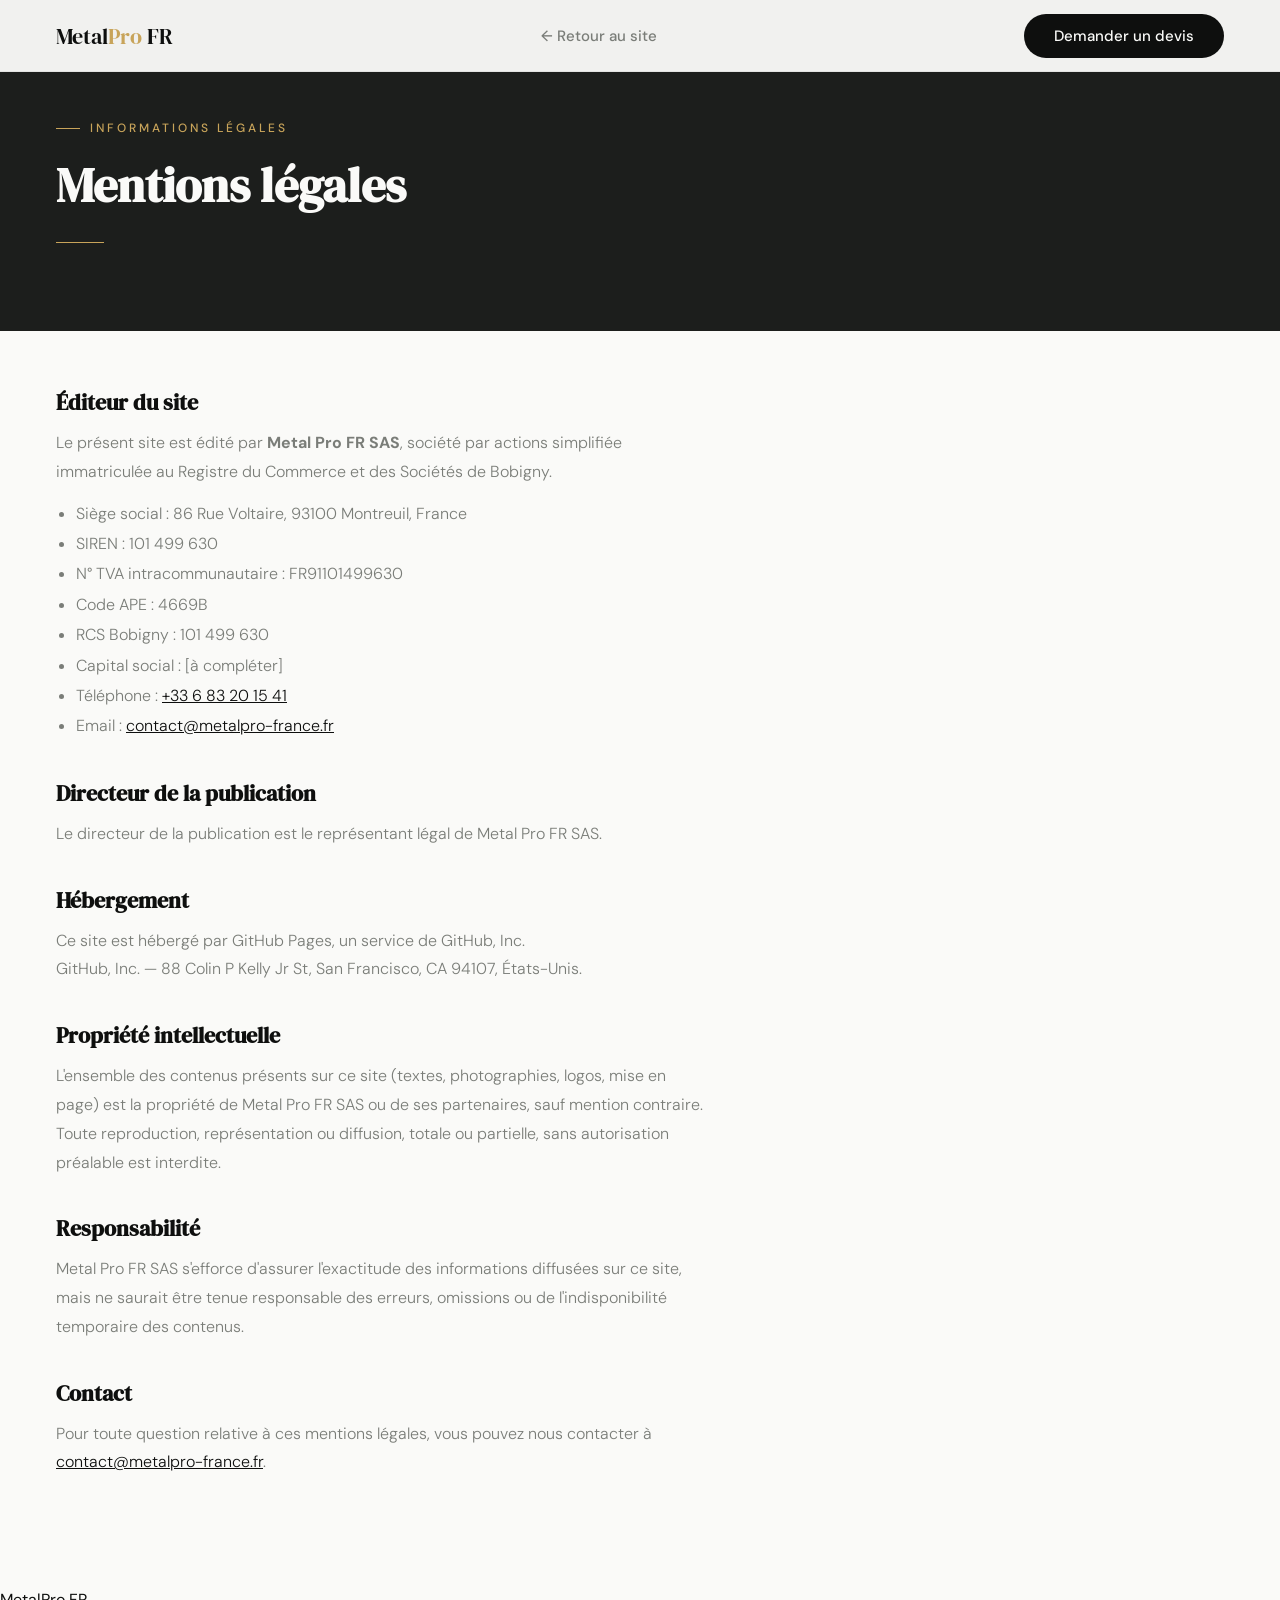
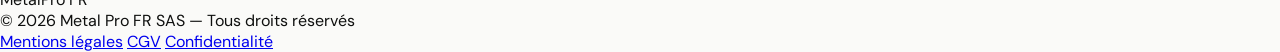
<file: mentions-legales.html>
<!DOCTYPE html>
<html lang="fr">
<head>
<meta charset="UTF-8">
<!-- Google tag (gtag.js) -->
<script async src="https://www.googletagmanager.com/gtag/js?id=G-G5BXSX4BJE"></script>
<script>
  window.dataLayer = window.dataLayer || [];
  function gtag(){dataLayer.push(arguments);}
  gtag('js', new Date());
  gtag('config', 'G-G5BXSX4BJE');
</script>
<meta name="viewport" content="width=device-width, initial-scale=1.0">
<title>Mentions légales — Metal Pro FR</title>
<meta name="description" content="Mentions légales de Metal Pro FR SAS — éditeur, hébergement, propriété intellectuelle.">
<link rel="canonical" href="https://metalpro-france.fr/mentions-legales.html">
<meta name="robots" content="noindex, follow">
<link rel="preconnect" href="https://fonts.googleapis.com">
<link rel="preconnect" href="https://fonts.gstatic.com" crossorigin>
<link href="https://fonts.googleapis.com/css2?family=DM+Serif+Display:ital@0;1&family=DM+Sans:wght@300;400;500&display=swap" rel="stylesheet">
<link rel="stylesheet" href="assets/css/common.css">
<script src="assets/js/main.js" defer></script>
<link rel="stylesheet" href="assets/css/legal.css">
<link rel="icon" type="image/svg+xml" href="[data-uri]">
</head>
<body>
<a href="#contenu" class="skip-link">Aller au contenu</a>
<nav>
  <a href="index.html" class="logo">Metal<span>Pro</span> FR</a>
  <a href="index.html" class="btn-retour">← Retour au site</a>
  <a href="index.html#contact" class="nav-cta">Demander un devis</a>
</nav>

<section class="legal-hero">
  <div class="eyebrow">Informations légales</div>
  <h1 class="legal-titre">Mentions légales</h1>
  <div class="divider"></div>
</section>

<section class="legal-content" id="contenu">
  <h2>Éditeur du site</h2>
  <p>
    Le présent site est édité par <strong>Metal Pro FR SAS</strong>, société par actions simplifiée
    immatriculée au Registre du Commerce et des Sociétés de Bobigny.
  </p>
  <ul>
    <li>Siège social : 86 Rue Voltaire, 93100 Montreuil, France</li>
    <li>SIREN : 101 499 630</li>
    <li>N° TVA intracommunautaire : FR91101499630</li>
    <li>Code APE : 4669B</li>
    <li>RCS Bobigny : 101 499 630</li>
    <li>Capital social : [à compléter]</li>
    <li>Téléphone : <a href="tel:+33683201541">+33 6 83 20 15 41</a></li>
    <li>Email : <a href="mailto:contact@metalpro-france.fr">contact@metalpro-france.fr</a></li>
  </ul>

  <h2>Directeur de la publication</h2>
  <p>Le directeur de la publication est le représentant légal de Metal Pro FR SAS.</p>

  <h2>Hébergement</h2>
  <p>
    Ce site est hébergé par GitHub Pages, un service de GitHub, Inc.<br>
    GitHub, Inc. — 88 Colin P Kelly Jr St, San Francisco, CA 94107, États-Unis.
  </p>

  <h2>Propriété intellectuelle</h2>
  <p>
    L'ensemble des contenus présents sur ce site (textes, photographies, logos, mise en page) est la
    propriété de Metal Pro FR SAS ou de ses partenaires, sauf mention contraire. Toute reproduction,
    représentation ou diffusion, totale ou partielle, sans autorisation préalable est interdite.
  </p>

  <h2>Responsabilité</h2>
  <p>
    Metal Pro FR SAS s'efforce d'assurer l'exactitude des informations diffusées sur ce site, mais ne
    saurait être tenue responsable des erreurs, omissions ou de l'indisponibilité temporaire des
    contenus.
  </p>

  <h2>Contact</h2>
  <p>
    Pour toute question relative à ces mentions légales, vous pouvez nous contacter à
    <a href="mailto:contact@metalpro-france.fr">contact@metalpro-france.fr</a>.
  </p>
</section>

<footer>
  <div class="footer-logo">Metal<span>Pro</span> FR</div>
  <div class="footer-infos">© 2026 Metal Pro FR SAS — Tous droits réservés</div>
  <div class="footer-links">
    <a href="mentions-legales.html">Mentions légales</a>
    <a href="cgv.html">CGV</a>
    <a href="confidentialite.html">Confidentialité</a>
  </div>
</footer>
<button id="to-top" class="to-top" aria-label="Retour en haut">
  <svg class="icon" viewBox="0 0 24 24" fill="none" stroke="currentColor" stroke-width="2" stroke-linecap="round" stroke-linejoin="round"><path d="M12 19V5M5 12l7-7 7 7"/></svg>
</button>
</body>
</html>
</file>
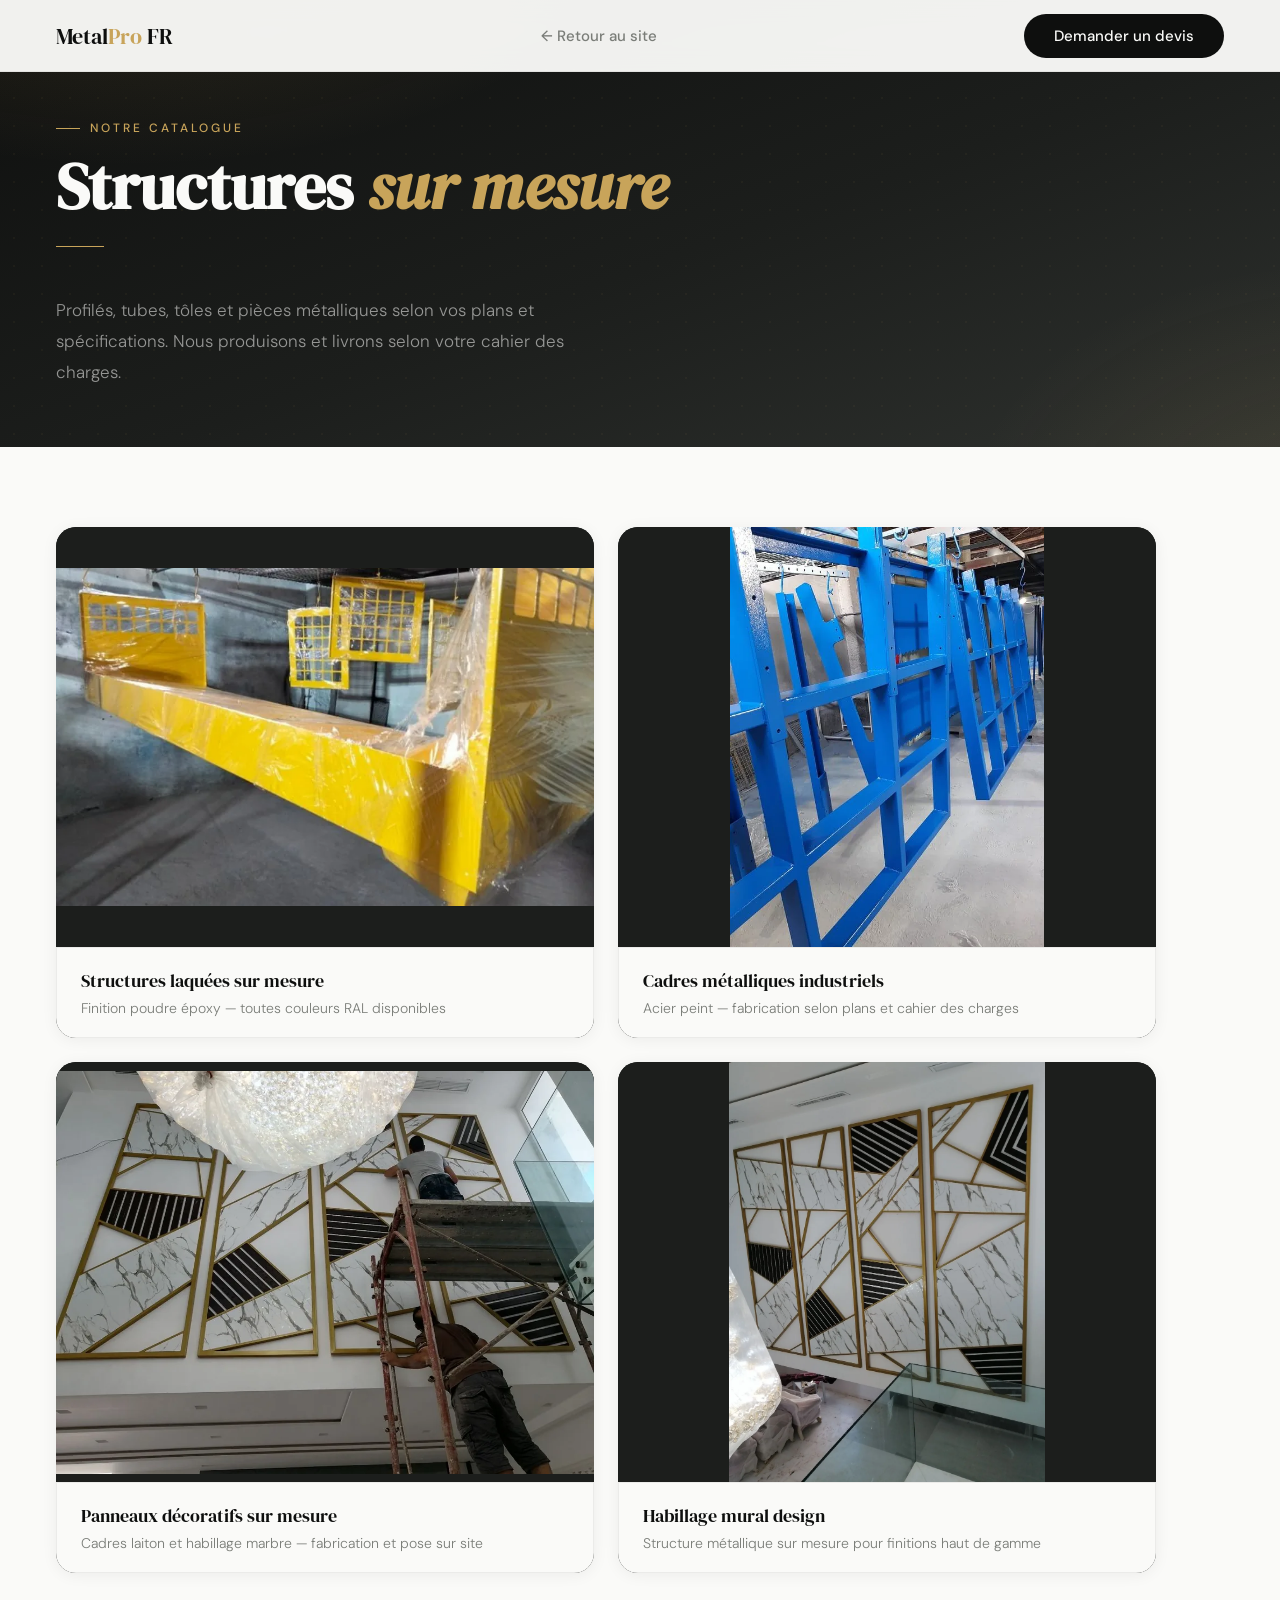
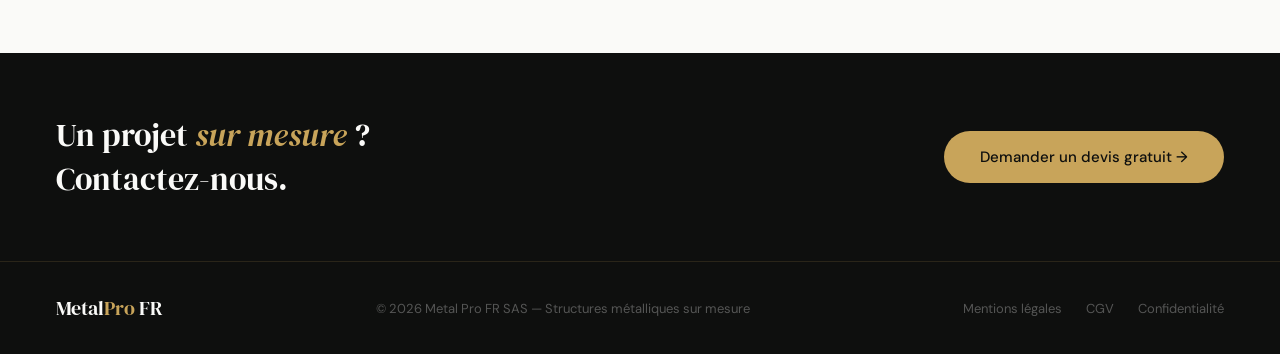
<file: structures-sur-mesure.html>
<!DOCTYPE html>
<html lang="fr">
<head>
<meta charset="UTF-8">
<!-- Google tag (gtag.js) -->
<script async src="https://www.googletagmanager.com/gtag/js?id=G-G5BXSX4BJE"></script>
<script>
  window.dataLayer = window.dataLayer || [];
  function gtag(){dataLayer.push(arguments);}
  gtag('js', new Date());
  gtag('config', 'G-G5BXSX4BJE');
</script>
<meta name="viewport" content="width=device-width, initial-scale=1.0">
<title>Structures sur mesure — Metal Pro FR</title>
<meta name="description" content="Fabrication de structures et pièces métalliques sur plans : profilés, tubes, tôles, finitions laquées. Sur cahier des charges, livraison sur site partout en France.">
<link rel="canonical" href="https://metalpro-france.fr/structures-sur-mesure.html">
<meta property="og:type" content="website">
<meta property="og:site_name" content="Metal Pro FR">
<meta property="og:title" content="Structures sur mesure — Metal Pro FR">
<meta property="og:description" content="Fabrication de structures et pièces métalliques sur plans : profilés, tubes, tôles, finitions laquées. Sur cahier des charges.">
<meta property="og:url" content="https://metalpro-france.fr/structures-sur-mesure.html">
<meta property="og:image" content="https://metalpro-france.fr/images/structures-sur-mesure.webp">
<meta property="og:locale" content="fr_FR">
<meta name="twitter:card" content="summary_large_image">
<meta name="twitter:title" content="Structures sur mesure — Metal Pro FR">
<meta name="twitter:description" content="Fabrication de structures et pièces métalliques sur plans : profilés, tubes, tôles, finitions laquées.">
<meta name="twitter:image" content="https://metalpro-france.fr/images/structures-sur-mesure.webp">
<link rel="preconnect" href="https://fonts.googleapis.com">
<link rel="preconnect" href="https://fonts.gstatic.com" crossorigin>
<link href="https://fonts.googleapis.com/css2?family=DM+Serif+Display:ital@0;1&family=DM+Sans:wght@300;400;500&display=swap" rel="stylesheet">
<link rel="stylesheet" href="assets/css/common.css">
<script src="assets/js/main.js" defer></script>
<style>
.hero{padding:120px 56px 60px;position:relative;overflow:hidden;
  background:
    radial-gradient(ellipse 900px 500px at 10% -30%, rgba(200,164,90,0.2), transparent 60%),
    radial-gradient(ellipse 700px 500px at 105% 120%, rgba(200,164,90,0.12), transparent 55%),
    linear-gradient(160deg, var(--noir) 0%, var(--gris-fonce) 55%, var(--gris-mid) 100%);
}
.hero::before{content:'';position:absolute;inset:0;background-image:radial-gradient(rgba(200,164,90,0.12) 1px, transparent 1px);background-size:28px 28px;opacity:0.4;pointer-events:none}
.hero *{position:relative}
.titre{font-family:'DM Serif Display',serif;font-size:clamp(40px,5vw,64px);line-height:1.1;color:var(--blanc);margin-bottom:16px}
.titre em{font-style:italic;color:var(--or)}
.sous-titre{font-size:17px;font-weight:300;color:rgba(250,250,248,0.55);line-height:1.8;max-width:540px}
.galerie{padding:80px 56px;background:var(--blanc)}
.galerie-grid{display:grid;grid-template-columns:repeat(2,1fr);gap:24px;max-width:1100px}
.photo-card{position:relative;overflow:hidden;border-radius:20px;cursor:pointer;background:var(--gris-fonce);box-shadow:0 2px 16px rgba(0,0,0,0.06);transition:transform .4s var(--ease),box-shadow .4s var(--ease)}
.photo-card:hover{transform:translateY(-6px);box-shadow:0 28px 48px rgba(0,0,0,0.14)}
.photo-card img{width:100%;height:420px;object-fit:contain;display:block;transition:transform .5s var(--ease);background:var(--gris-fonce)}
.photo-card:hover img{transform:scale(1.03)}
.photo-caption{padding:20px 24px;background:var(--blanc);border:1px solid rgba(0,0,0,0.06)}
.photo-caption-titre{font-family:'DM Serif Display',serif;font-size:18px;color:var(--noir);margin-bottom:6px}
.photo-caption-sous{font-size:14px;color:var(--texte-muted);font-weight:300}
.devis-band{background:var(--noir);padding:60px 56px;display:flex;align-items:center;justify-content:space-between;gap:40px}
.devis-titre{font-family:'DM Serif Display',serif;font-size:32px;color:var(--blanc)}
.devis-titre em{font-style:italic;color:var(--or)}
.btn-or{background:var(--or);color:var(--noir);font-family:'DM Sans',sans-serif;font-weight:500;font-size:15px;padding:16px 36px;border:none;cursor:pointer;border-radius:999px;text-decoration:none;display:inline-block;white-space:nowrap;transition:background .25s var(--ease),transform .25s var(--ease),box-shadow .25s var(--ease)}
.btn-or:hover{background:var(--or-dark);transform:translateY(-2px);box-shadow:0 14px 28px rgba(200,164,90,0.3)}
footer{background:var(--noir);padding:32px 56px;display:flex;align-items:center;justify-content:space-between;gap:24px;flex-wrap:wrap;border-top:1px solid rgba(200,164,90,0.15)}
.footer-logo{font-family:'DM Serif Display',serif;font-size:20px;color:var(--blanc)}
.footer-logo span{color:var(--or)}
.footer-infos{font-size:13px;color:rgba(250,250,248,0.3)}
.footer-links{display:flex;gap:24px}
.footer-links a{font-size:13px;color:rgba(250,250,248,0.3);text-decoration:none;transition:color .2s}
.footer-links a:hover{color:var(--or)}

@media (max-width: 900px){
  .hero{padding:110px 24px 48px}
  .galerie{padding:48px 24px}
  .galerie-grid{grid-template-columns:1fr}
  .photo-card img{height:320px}
  .devis-band{flex-direction:column;text-align:center;padding:48px 24px}
  footer{flex-direction:column;text-align:center;padding:32px 24px}
}
</style>
  <link rel="icon" type="image/svg+xml" href="[data-uri]">
</head>
<body>

<a href="#contenu" class="skip-link">Aller au contenu</a>

<nav>
  <a href="index.html" class="logo">Metal<span>Pro</span> FR</a>
  <a href="index.html" class="btn-retour">← Retour au site</a>
  <a href="index.html#contact" class="nav-cta">Demander un devis</a>
</nav>

<section class="hero" id="contenu">
  <div class="eyebrow">Notre catalogue</div>
  <h1 class="titre">Structures <em>sur mesure</em></h1>
  <div class="divider"></div>
  <p class="sous-titre">Profilés, tubes, tôles et pièces métalliques selon vos plans et spécifications. Nous produisons et livrons selon votre cahier des charges.</p>
</section>

<section class="galerie">
  <div class="galerie-grid">

    <div class="photo-card reveal">
      <img src="images/structure-sur-mesure-finition-jaune.webp" width="776" height="487" loading="lazy" alt="Structure sur mesure — finition jaune">
      <div class="photo-caption">
        <div class="photo-caption-titre">Structures laquées sur mesure</div>
        <div class="photo-caption-sous">Finition poudre époxy — toutes couleurs RAL disponibles</div>
      </div>
    </div>

    <div class="photo-card reveal reveal-d1">
      <img src="images/structure-sur-mesure-finition-bleue.webp" width="560" height="750" loading="lazy" alt="Structure sur mesure — finition bleue">
      <div class="photo-caption">
        <div class="photo-caption-titre">Cadres métalliques industriels</div>
        <div class="photo-caption-sous">Acier peint — fabrication selon plans et cahier des charges</div>
      </div>
    </div>

    <div class="photo-card reveal reveal-d2">
      <img src="images/structure-sur-mesure-panneau-decoratif-1.webp" width="1000" height="749" loading="lazy" alt="Panneaux muraux décoratifs sur mesure — cadres laiton">
      <div class="photo-caption">
        <div class="photo-caption-titre">Panneaux décoratifs sur mesure</div>
        <div class="photo-caption-sous">Cadres laiton et habillage marbre — fabrication et pose sur site</div>
      </div>
    </div>

    <div class="photo-card reveal">
      <img src="images/structure-sur-mesure-panneau-decoratif-2.webp" width="1000" height="1333" loading="lazy" alt="Panneaux muraux décoratifs sur mesure — détail cadres laiton">
      <div class="photo-caption">
        <div class="photo-caption-titre">Habillage mural design</div>
        <div class="photo-caption-sous">Structure métallique sur mesure pour finitions haut de gamme</div>
      </div>
    </div>

  </div>
</section>

<div class="devis-band">
  <div class="devis-titre">Un projet <em>sur mesure</em> ?<br>Contactez-nous.</div>
  <a href="index.html#contact" class="btn-or">Demander un devis gratuit →</a>
</div>

<footer>
  <div class="footer-logo">Metal<span>Pro</span> FR</div>
  <div class="footer-infos">© 2026 Metal Pro FR SAS — Structures métalliques sur mesure</div>
  <div class="footer-links">
    <a href="mentions-legales.html">Mentions légales</a>
    <a href="cgv.html">CGV</a>
    <a href="confidentialite.html">Confidentialité</a>
  </div>
</footer>

<button id="to-top" class="to-top" aria-label="Retour en haut">
  <svg class="icon" viewBox="0 0 24 24" fill="none" stroke="currentColor" stroke-width="2" stroke-linecap="round" stroke-linejoin="round"><path d="M12 19V5M5 12l7-7 7 7"/></svg>
</button>

</body>
</html>
</file>
<file: assets/css/common.css>
*,*::before,*::after{box-sizing:border-box;margin:0;padding:0}
:root{
  --noir:#0e0f0e;
  --gris-fonce:#1c1e1c;
  --gris-mid:#2e312e;
  --gris-clair:#f4f2ed;
  --blanc:#fafaf8;
  --or:#c8a45a;
  --or-dark:#a9843f;
  --texte-muted:#7a7d78;
  --ease:cubic-bezier(.16,.84,.44,1);
}
html{scroll-behavior:smooth}
@media (prefers-reduced-motion: reduce){
  html{scroll-behavior:auto}
}
body{font-family:'DM Sans',sans-serif;background:var(--blanc);color:var(--noir);overflow-x:hidden}
nav{position:fixed;top:0;left:0;right:0;z-index:100;display:flex;align-items:center;justify-content:space-between;padding:0 56px;height:72px;background:rgba(250,250,248,0.96);backdrop-filter:blur(12px);border-bottom:1px solid rgba(0,0,0,0.06);transition:box-shadow .3s var(--ease)}
nav.scrolled{box-shadow:0 8px 30px rgba(14,15,14,0.07)}
.logo{font-family:'DM Serif Display',serif;font-size:22px;color:var(--noir);text-decoration:none}
.logo span{color:var(--or)}
.nav-links{display:flex;gap:28px;list-style:none}
.nav-links a{font-size:15px;color:var(--texte-muted);text-decoration:none;transition:color .2s}
.nav-links a:hover{color:var(--noir)}
.nav-right{display:flex;align-items:center;gap:16px}
.nav-cta{background:var(--noir);color:var(--blanc);font-family:'DM Sans',sans-serif;font-weight:500;font-size:15px;padding:12px 30px;border:none;cursor:pointer;border-radius:999px;text-decoration:none;transition:background .25s var(--ease),transform .25s var(--ease)}
.nav-cta:hover{background:var(--gris-mid);transform:translateY(-1px)}
.nav-email,.nav-email:visited,.nav-email:active{font-size:15px;color:#7A7A7A;font-weight:600;text-decoration:none;transition:color .2s}
.nav-email:hover{color:#7A7A7A}
.btn-retour{display:inline-flex;align-items:center;gap:10px;font-size:15px;color:var(--texte-muted);text-decoration:none;transition:color .2s,gap .2s;font-weight:500}
.btn-retour:hover{color:var(--or);gap:13px}
.eyebrow{font-size:12px;letter-spacing:3px;text-transform:uppercase;color:var(--or);margin-bottom:16px;font-weight:500;display:flex;align-items:center;gap:10px}
.eyebrow::before{content:'';width:24px;height:1px;background:var(--or)}
.divider{width:48px;height:1px;background:var(--or);margin:24px 0 48px}

.menu-toggle{display:none;flex-direction:column;justify-content:center;align-items:flex-end;gap:5px;width:32px;height:32px;background:transparent;border:none;cursor:pointer;padding:0}
.menu-toggle span{display:block;height:2px;background:var(--noir);border-radius:1px;transition:transform .25s var(--ease),opacity .2s var(--ease),width .25s var(--ease)}
.menu-toggle span:nth-child(1){width:24px}
.menu-toggle span:nth-child(2){width:18px}
.menu-toggle span:nth-child(3){width:24px}
.menu-toggle[aria-expanded="true"] span{width:24px}
.menu-toggle[aria-expanded="true"] span:nth-child(1){transform:translateY(7px) rotate(45deg)}
.menu-toggle[aria-expanded="true"] span:nth-child(2){opacity:0}
.menu-toggle[aria-expanded="true"] span:nth-child(3){transform:translateY(-7px) rotate(-45deg)}

.sr-only{position:absolute;width:1px;height:1px;padding:0;margin:-1px;overflow:hidden;clip:rect(0,0,0,0);white-space:nowrap;border:0}

.skip-link{position:absolute;left:-9999px;top:0;background:var(--noir);color:var(--blanc);padding:12px 20px;z-index:1000;text-decoration:none;border-radius:0 0 4px 0}
.skip-link:focus{left:0}

footer a:focus-visible,
.nav-links a:focus-visible,
.nav-cta:focus-visible,
.btn-retour:focus-visible,
a:focus-visible,
button:focus-visible{outline:2px solid var(--or);outline-offset:2px}

.reveal{opacity:0;transform:translateY(28px);transition:opacity .7s var(--ease),transform .7s var(--ease)}
.reveal.is-visible{opacity:1;transform:translateY(0)}
.reveal-d1{transition-delay:.08s}
.reveal-d2{transition-delay:.16s}
.reveal-d3{transition-delay:.24s}
.reveal-d4{transition-delay:.32s}
@media (prefers-reduced-motion: reduce){
  .reveal{opacity:1;transform:none;transition:none}
}

.to-top{position:fixed;right:24px;bottom:24px;width:48px;height:48px;border-radius:50%;background:var(--noir);border:1px solid rgba(200,164,90,0.35);color:var(--or);display:flex;align-items:center;justify-content:center;cursor:pointer;opacity:0;pointer-events:none;transform:translateY(14px);transition:opacity .3s var(--ease),transform .3s var(--ease),background .2s ease;z-index:90}
.to-top.visible{opacity:1;pointer-events:auto;transform:translateY(0)}
.to-top:hover{background:var(--gris-mid)}
.to-top svg{width:18px;height:18px}

.icon{width:20px;height:20px;flex-shrink:0}

@media (max-width: 900px){
  nav{padding:0 20px}
  .nav-email{display:none}
  .nav-links{
    position:fixed;top:72px;left:0;right:0;
    flex-direction:column;gap:0;
    background:var(--blanc);
    border-bottom:1px solid rgba(0,0,0,0.08);
    box-shadow:0 16px 30px rgba(0,0,0,0.06);
    max-height:0;overflow:hidden;
    transition:max-height .35s var(--ease);
  }
  .nav-links.open{max-height:420px}
  .nav-links li{width:100%}
  .nav-links a{display:block;padding:18px 24px;border-bottom:1px solid rgba(0,0,0,0.05)}
  .menu-toggle{display:flex}
}
@media (max-width: 600px){
  .nav-cta{padding:10px 18px;font-size:13px}
  .logo{font-size:19px}
  .to-top{right:16px;bottom:16px;width:44px;height:44px}
}
</file>
<file: assets/css/legal.css>
.legal-hero{padding:120px 56px 40px;background:var(--gris-fonce)}
.legal-hero .eyebrow{justify-content:flex-start}
.legal-titre{font-family:'DM Serif Display',serif;font-size:clamp(32px,4.5vw,48px);color:var(--blanc);margin-bottom:0}
.legal-content{padding:56px 56px 100px;max-width:760px}
.legal-content h2{font-family:'DM Serif Display',serif;font-size:22px;color:var(--noir);margin:36px 0 12px}
.legal-content h2:first-child{margin-top:0}
.legal-content p{font-size:16px;font-weight:300;color:var(--texte-muted);line-height:1.8;margin-bottom:12px}
.legal-content ul{margin:0 0 16px 20px;color:var(--texte-muted);font-size:16px;font-weight:300;line-height:1.9}
.legal-content a{color:var(--noir)}

@media (max-width: 900px){
  .legal-hero{padding:110px 24px 32px}
  .legal-content{padding:40px 24px 64px}
}
</file>
